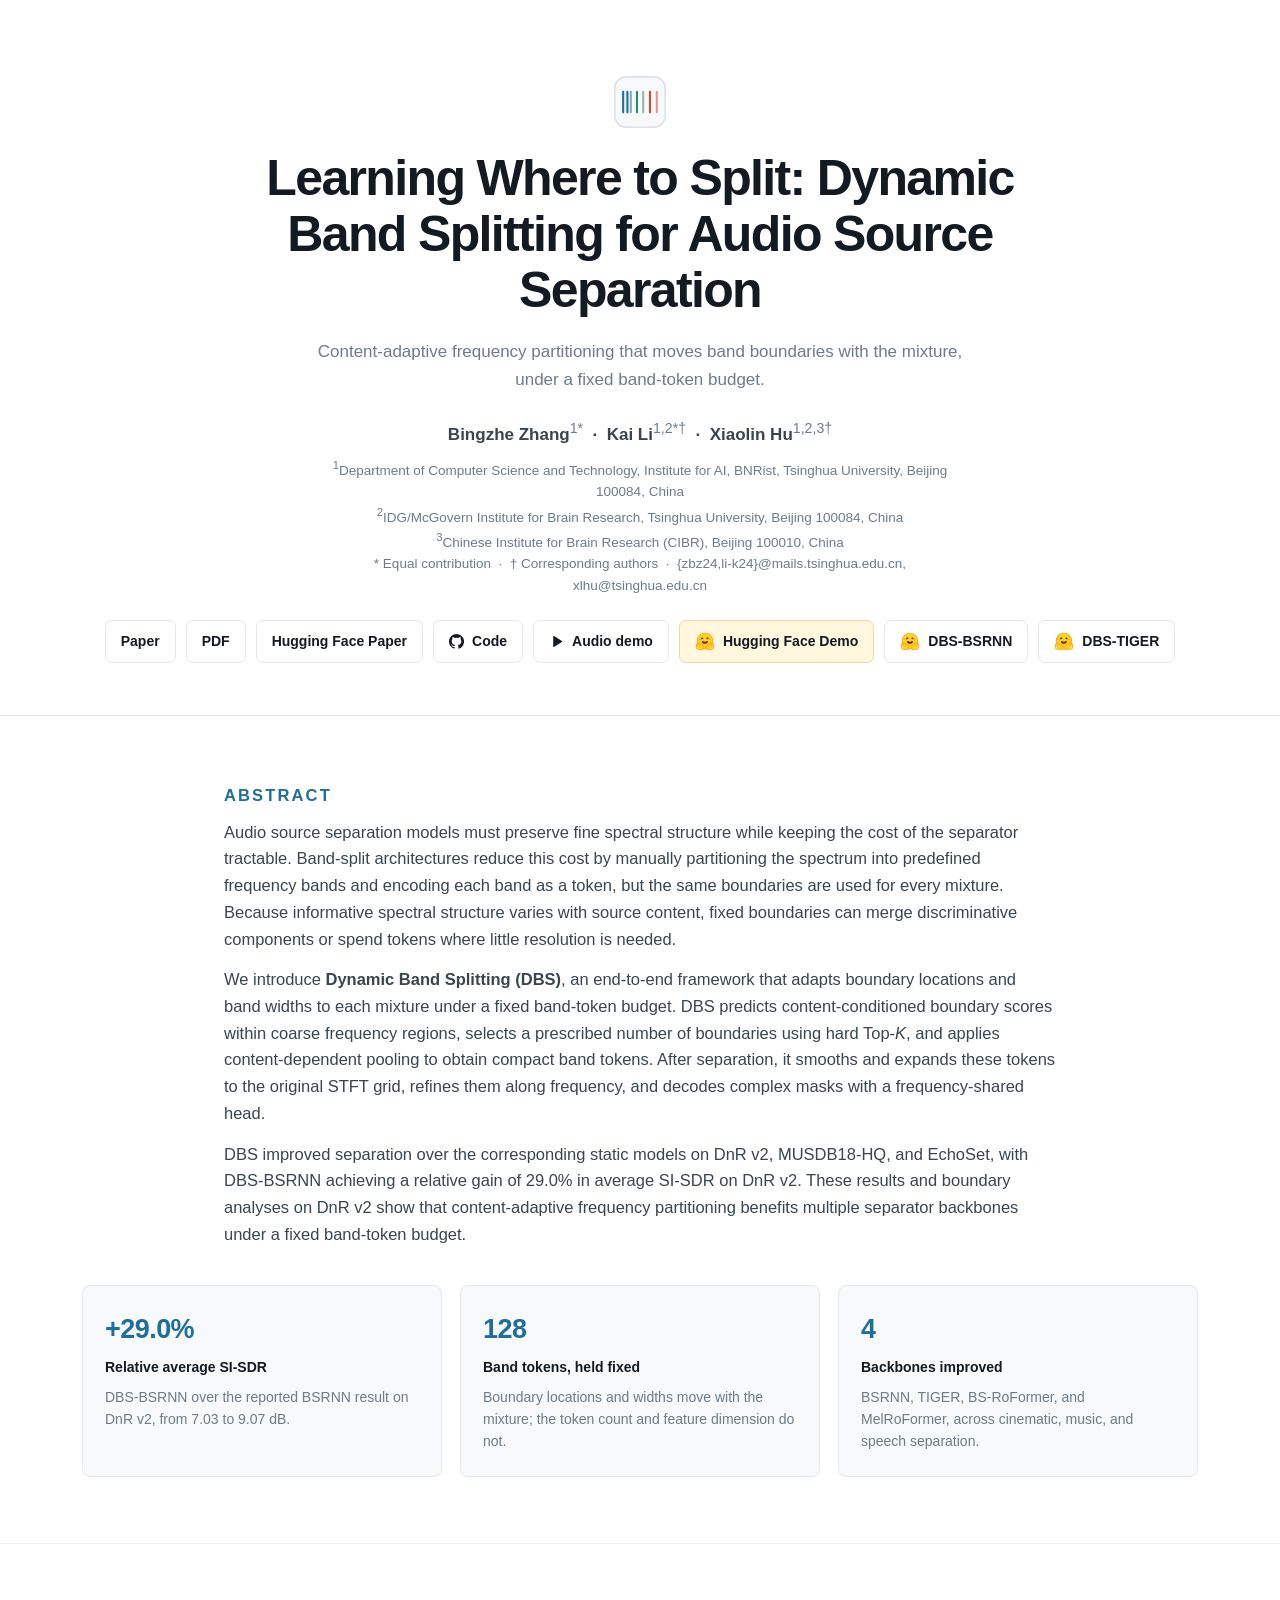
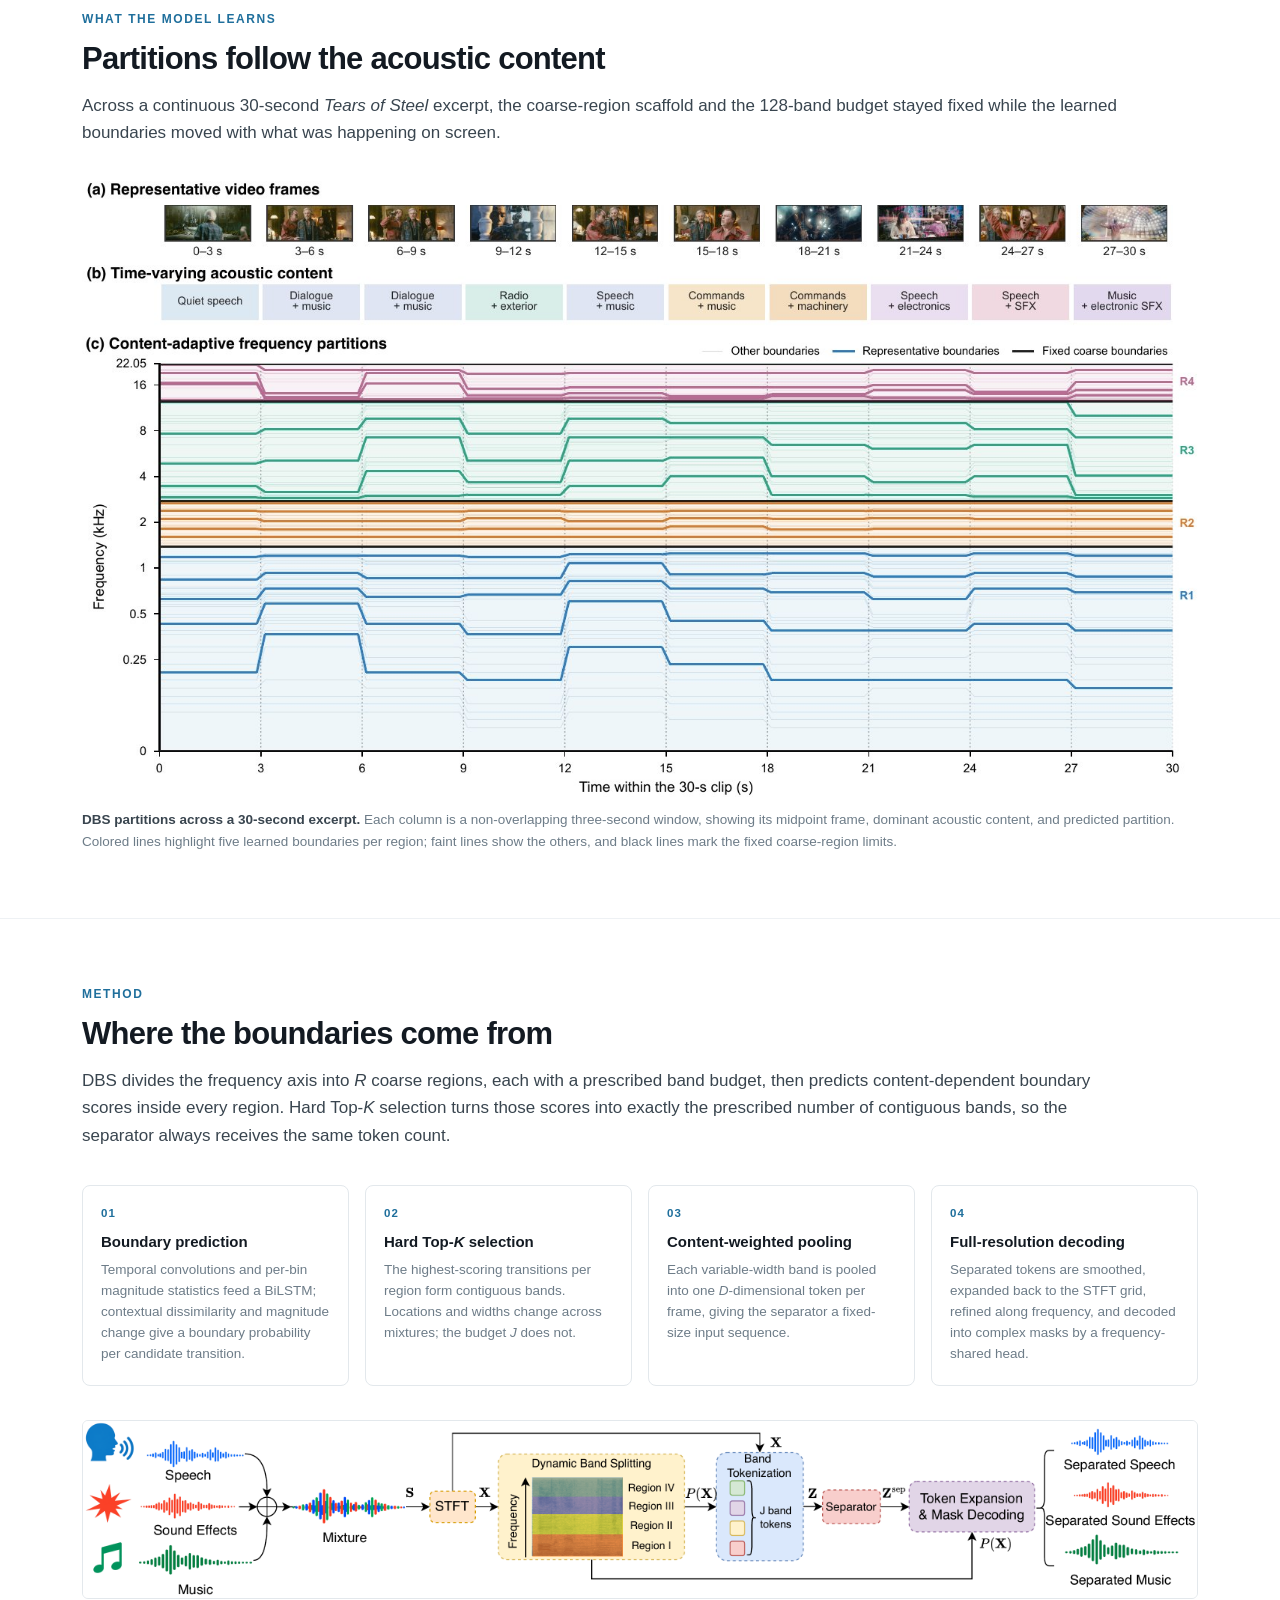
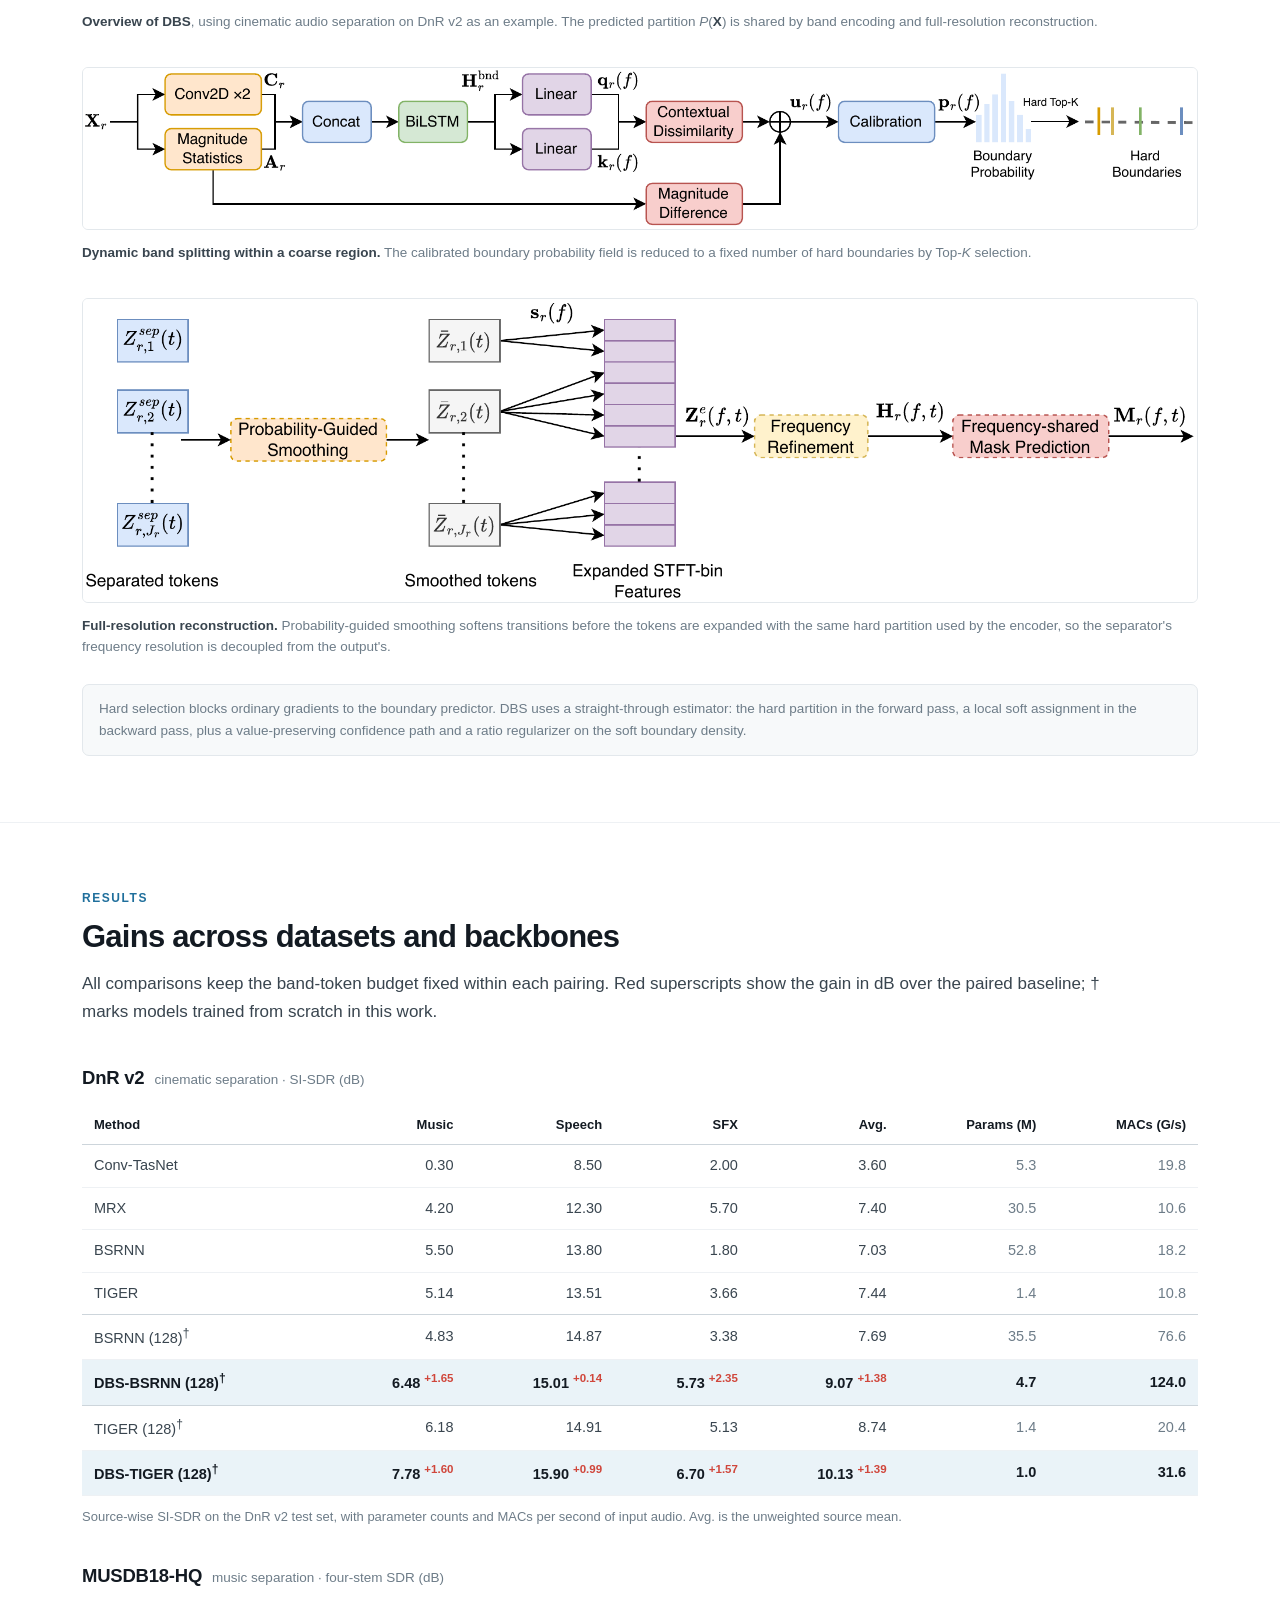
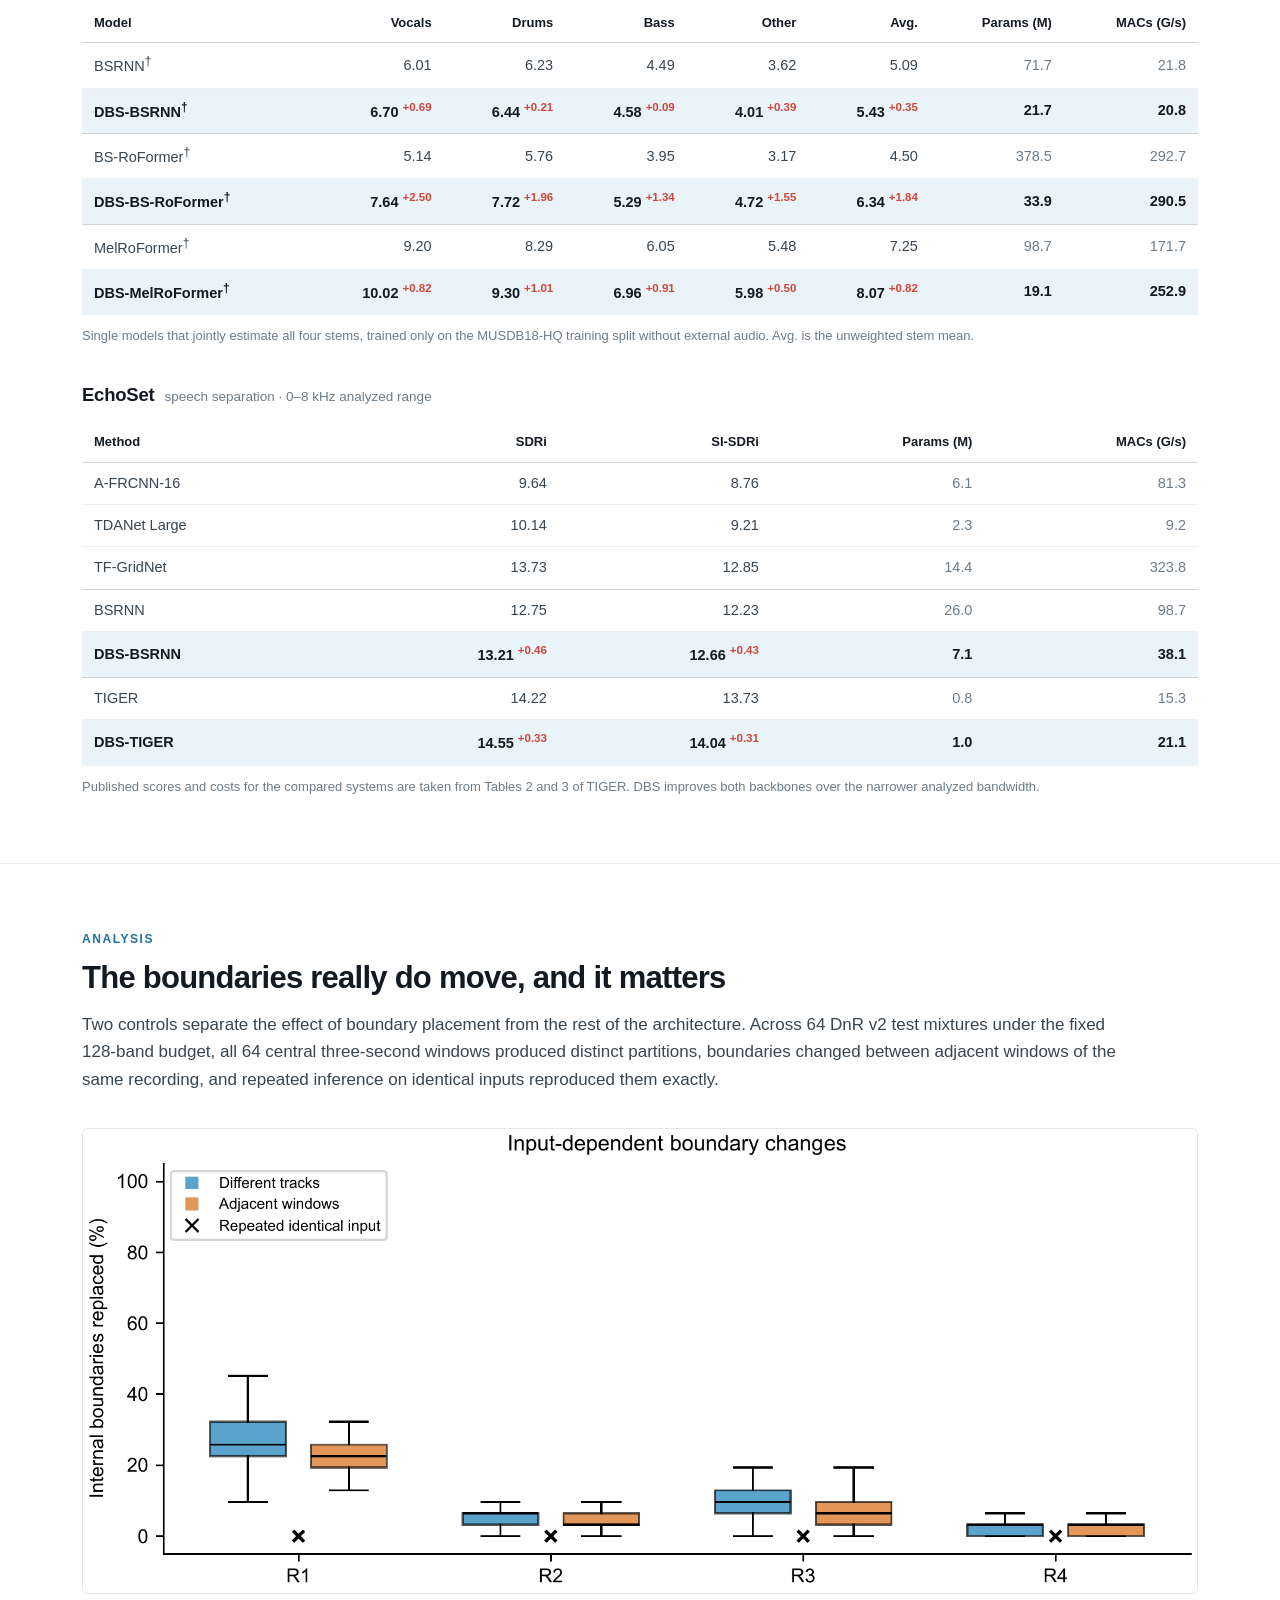
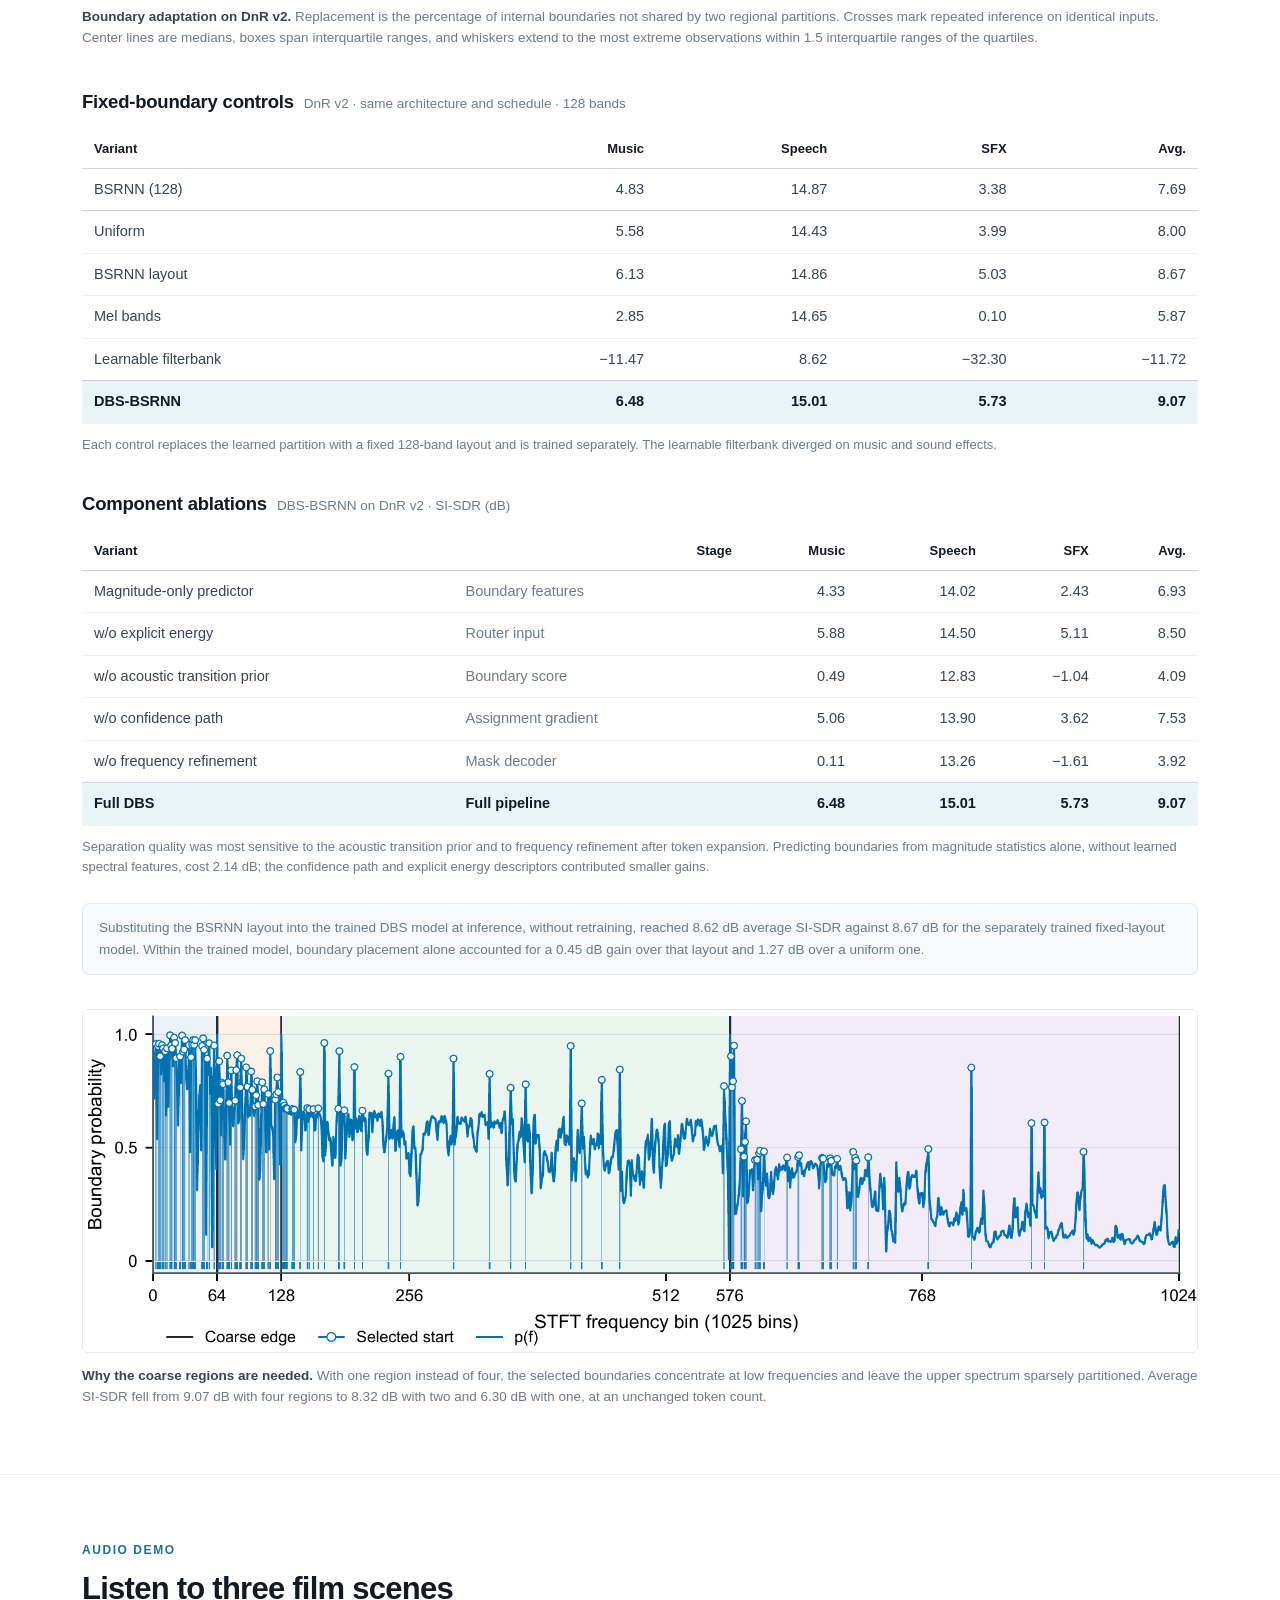
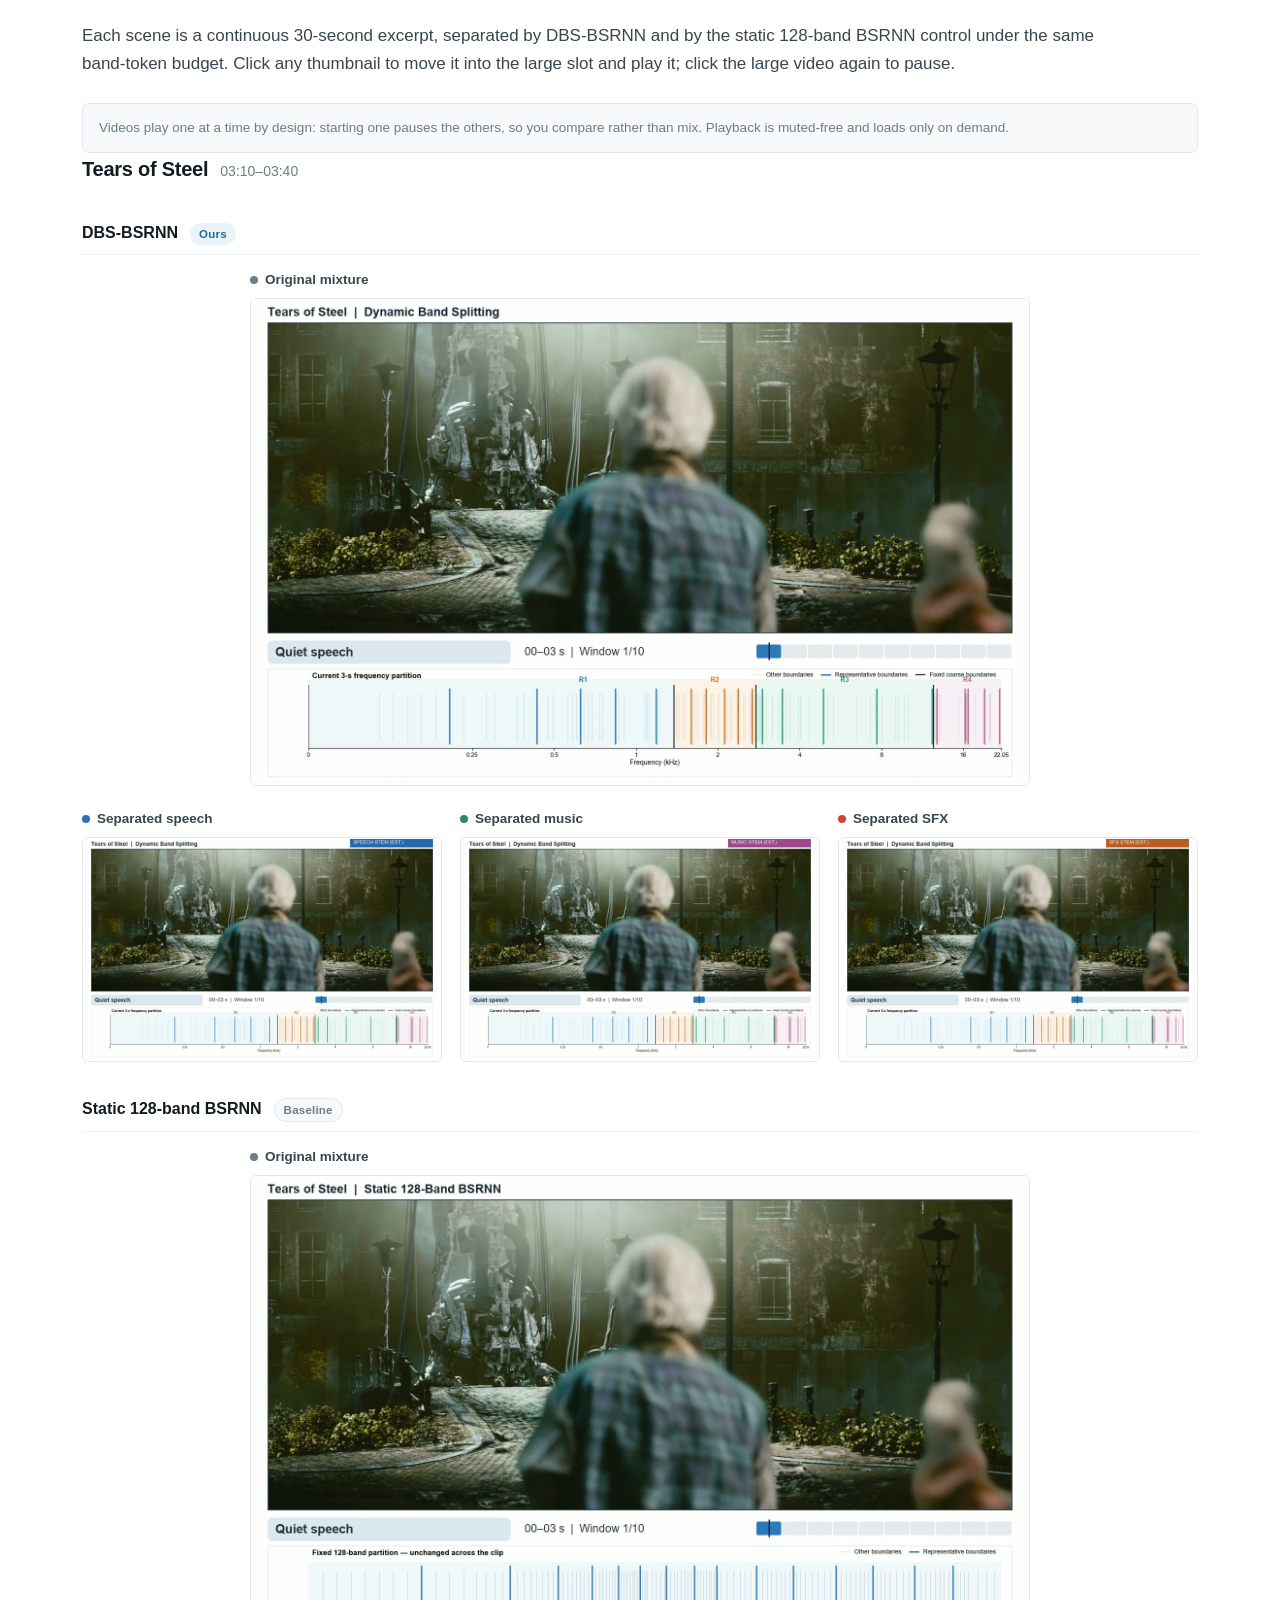
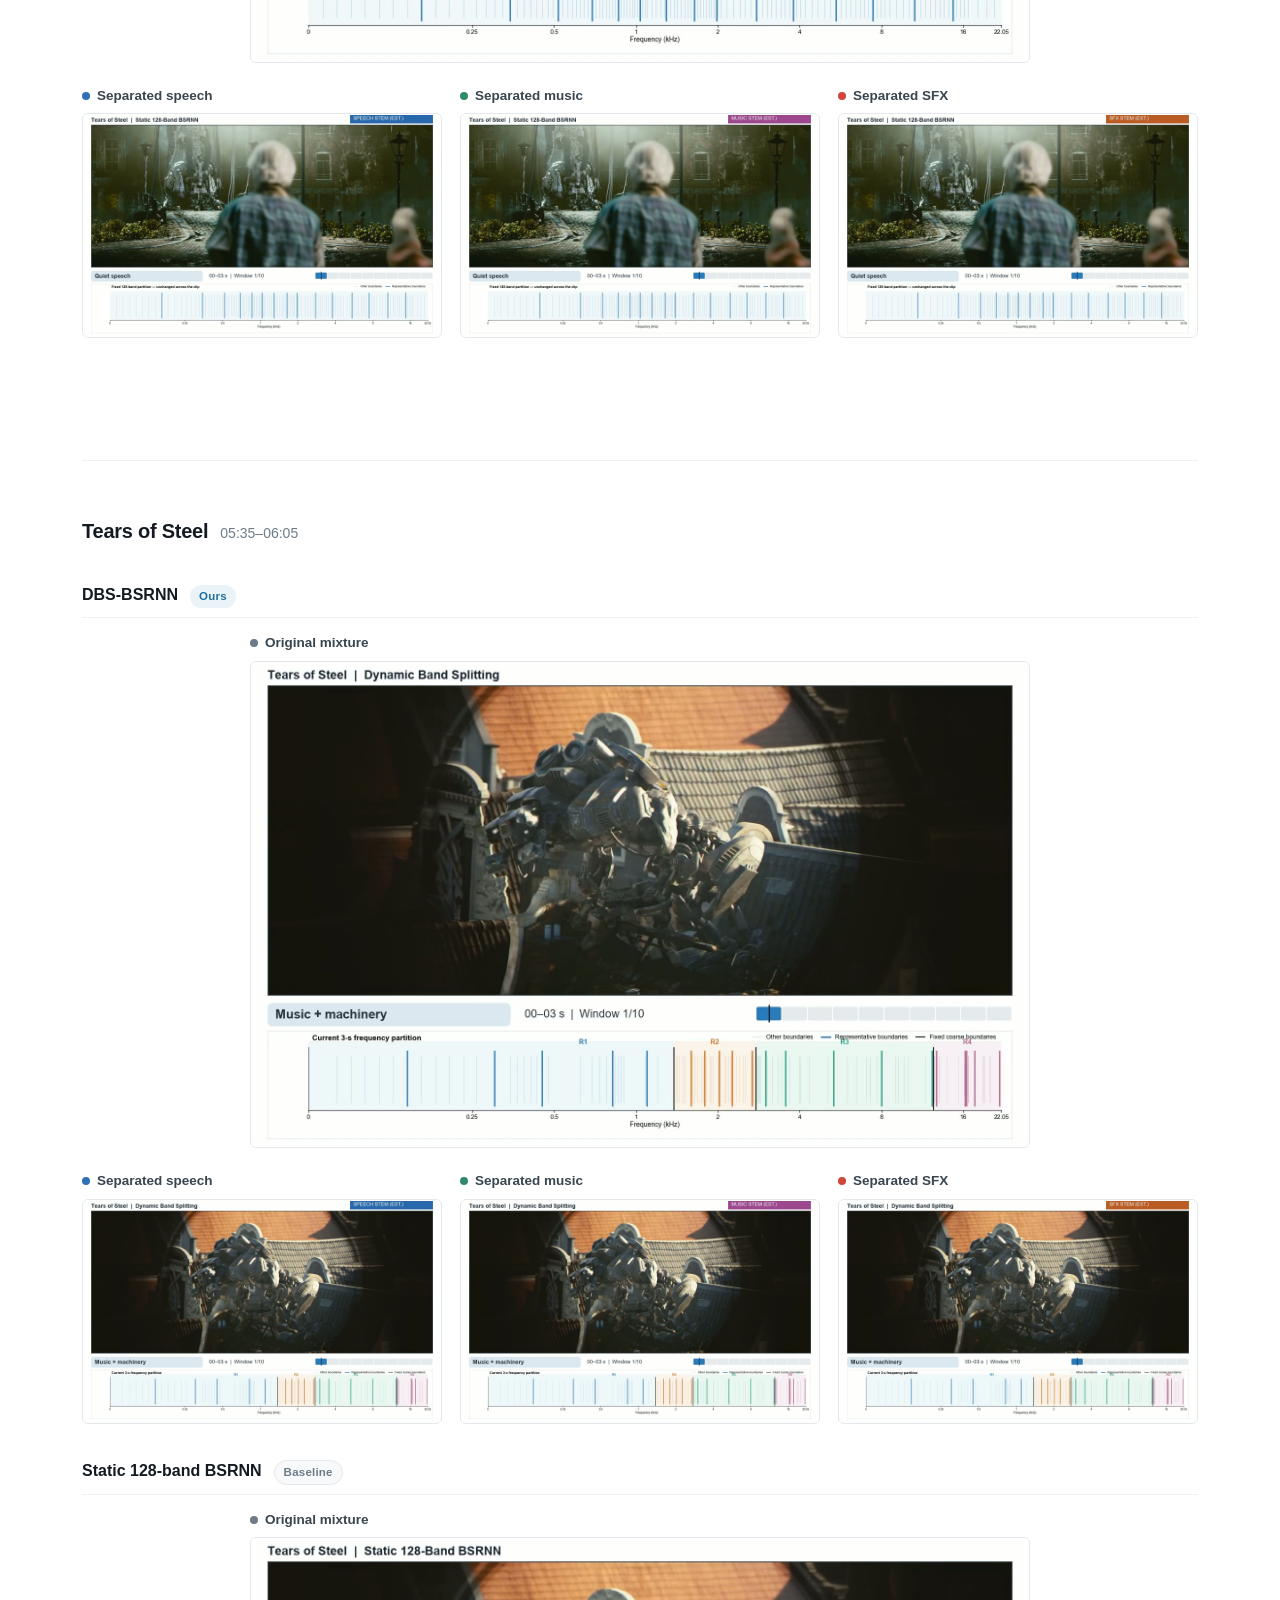
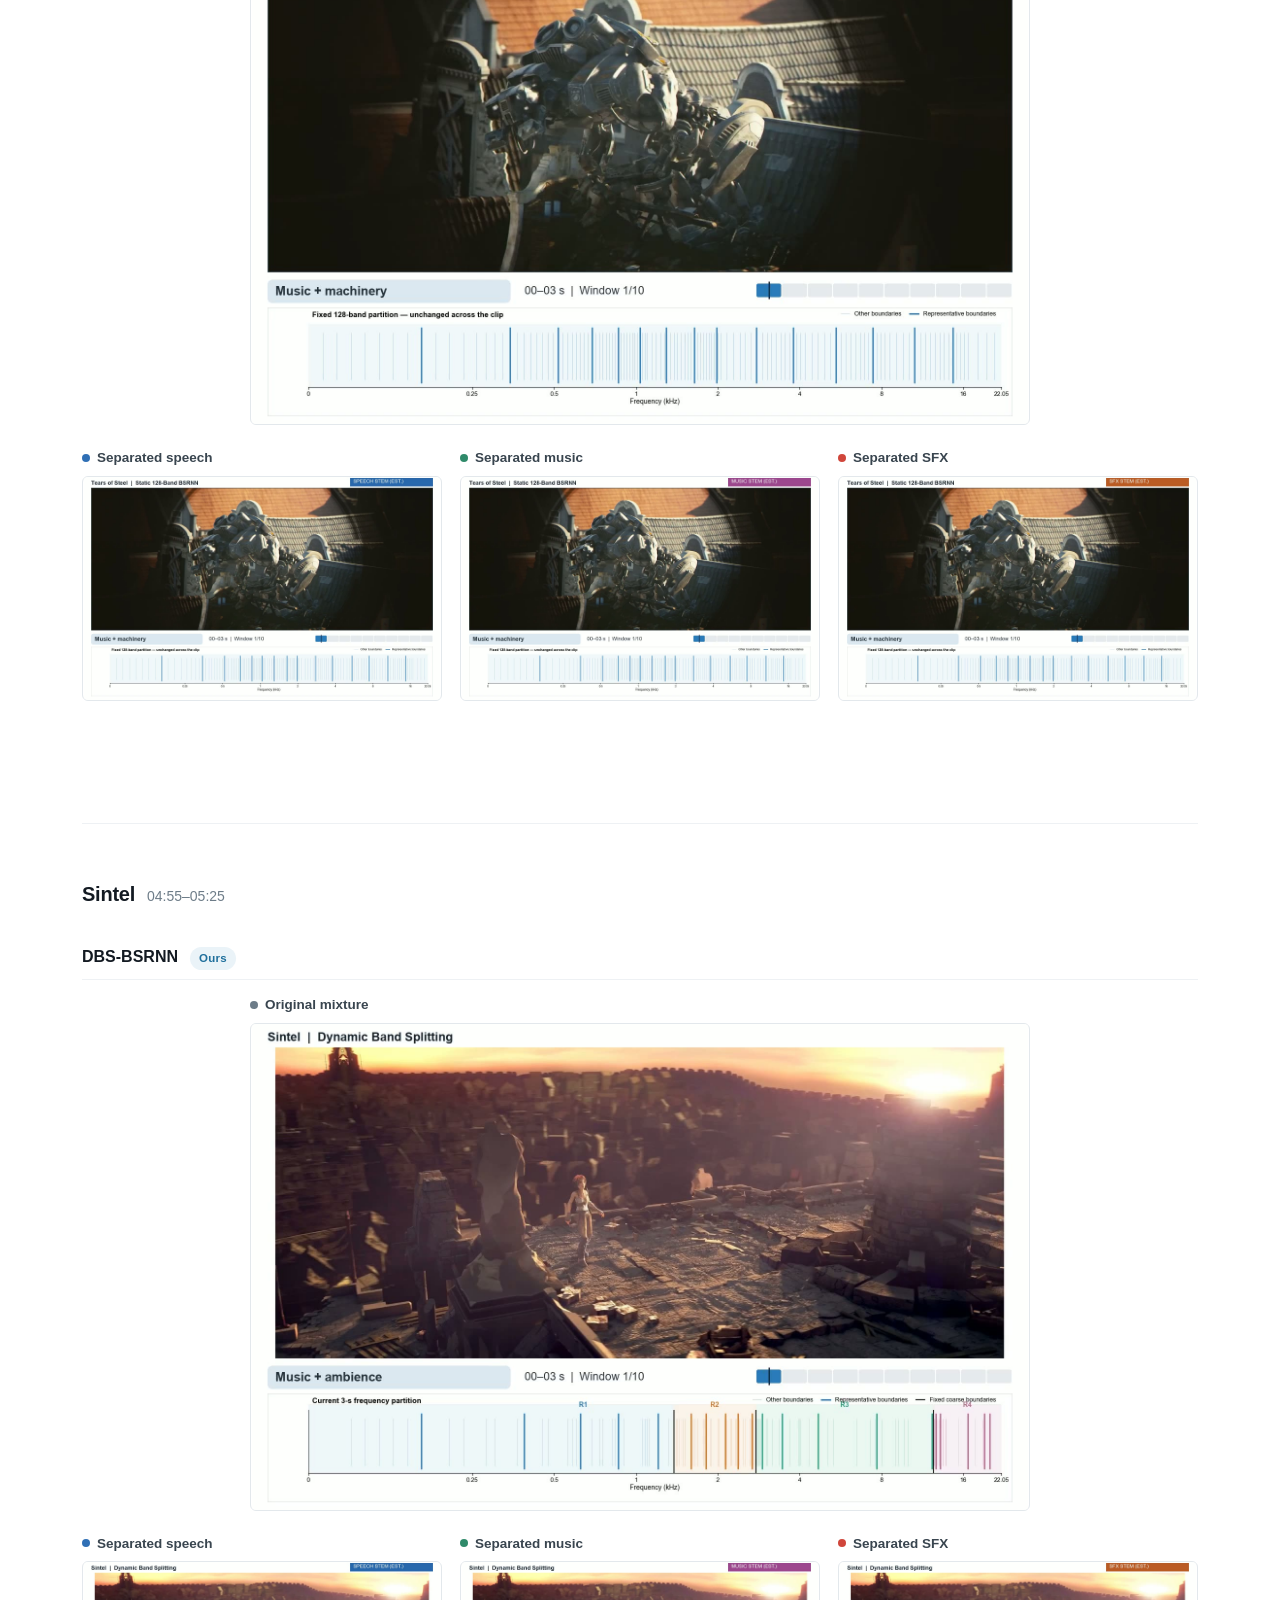
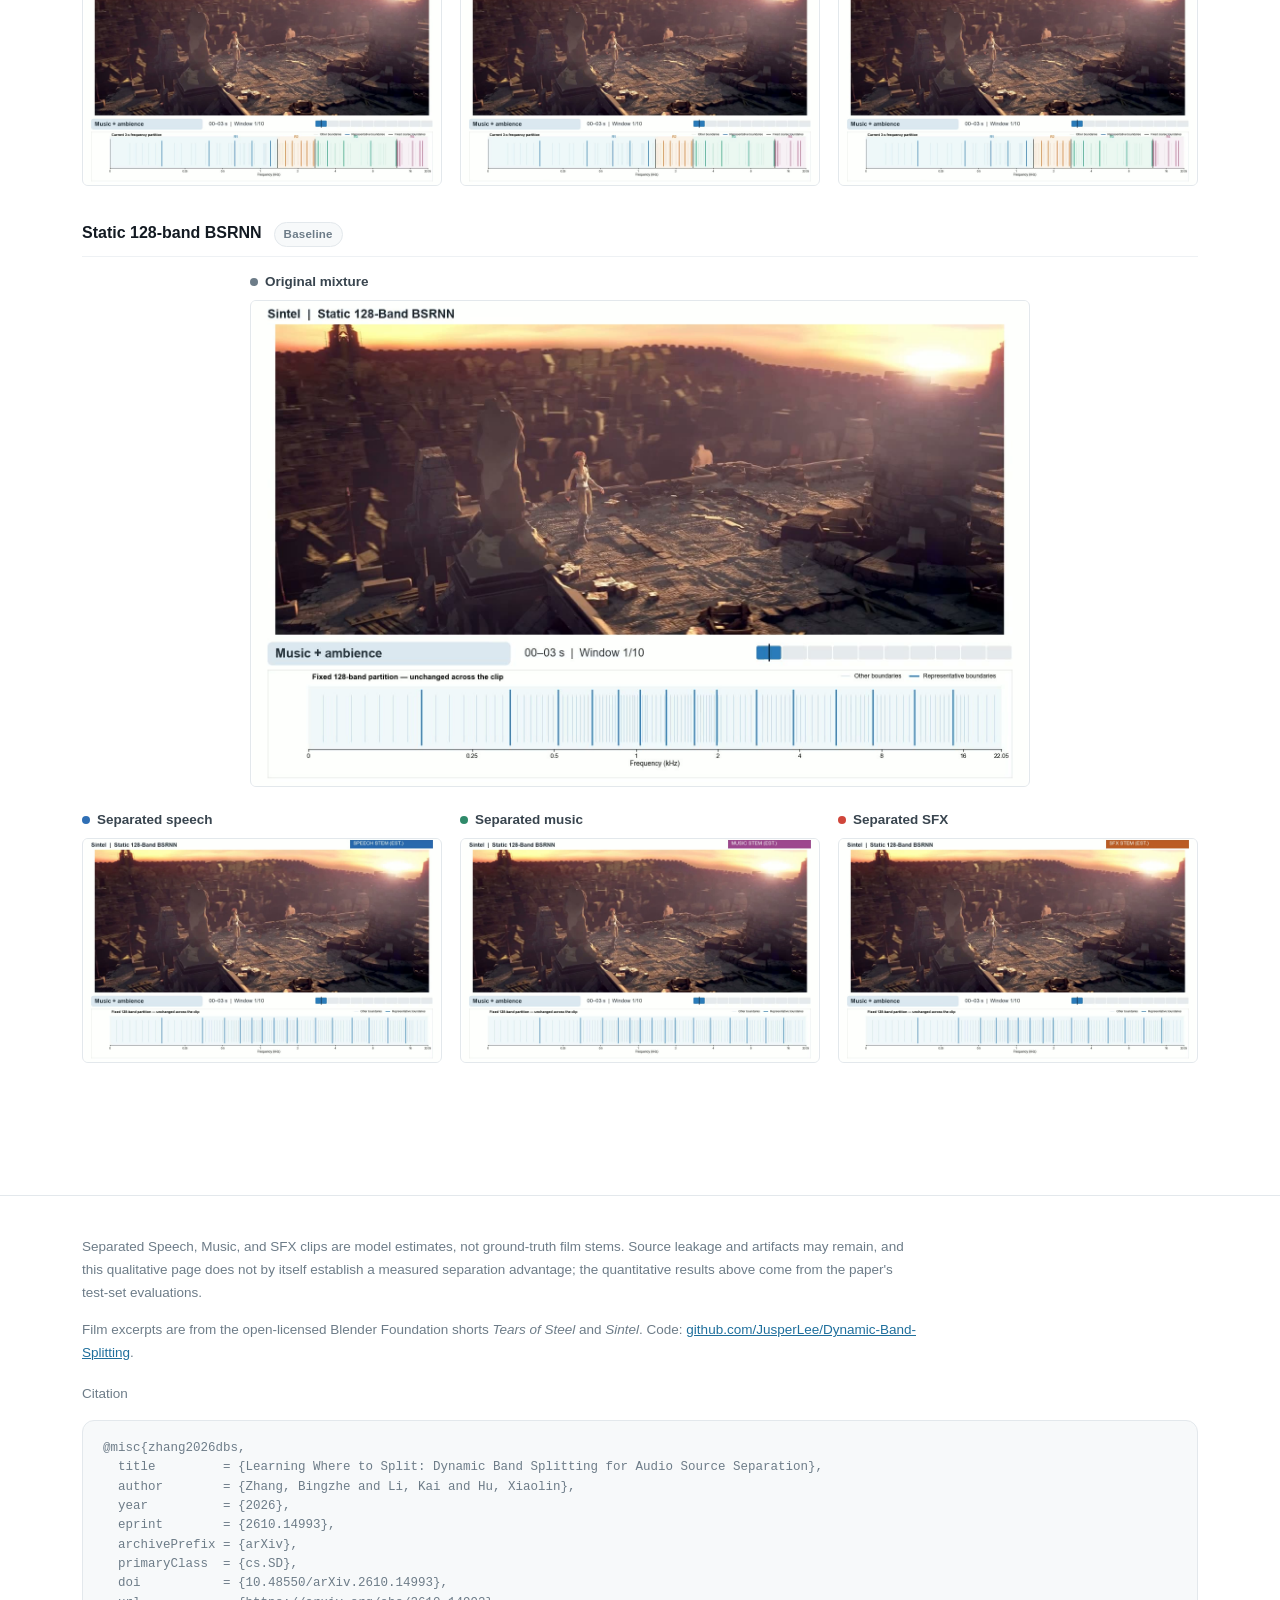
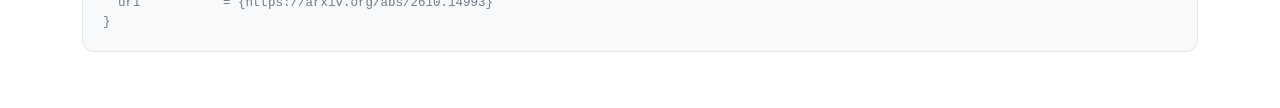
<file: project_page/index.html>
<!doctype html>
<html lang="en">
<head>
<meta charset="utf-8">
<meta name="viewport" content="width=device-width, initial-scale=1">
<meta name="color-scheme" content="light">
<title>Dynamic Band Splitting</title>
<link rel="icon" type="image/svg+xml" sizes="any" href="figures/logo.svg">
<meta name="description" content="Learning Where to Split: Dynamic Band Splitting for Audio Source Separation — audio demo page.">
<style>
:root{
  --ink:#131a22; --body:#39454f; --muted:#6d7c88; --line:#e3e8ec; --line-soft:#eef1f4;
  --bg:#fff; --surface:#f7f9fa; --accent:#1f6f9c; --accent-soft:#eaf3f8;
  --speech:#2f6fb5; --sfx:#d0463b; --music:#2f8a6a;
  --maxw:1180px;
}
*{box-sizing:border-box}
html{scroll-behavior:smooth}
body{margin:0;background:var(--bg);color:var(--body);
  font:16px/1.62 -apple-system,BlinkMacSystemFont,"Segoe UI","Helvetica Neue",Arial,sans-serif;
  -webkit-font-smoothing:antialiased}
img{display:block;max-width:100%;height:auto}
a{color:var(--accent)}
.wrap{max-width:var(--maxw);margin:0 auto;padding:0 32px}

/* ---------- header ---------- */
.hero{padding:76px 0 52px;text-align:center;border-bottom:1px solid var(--line)}
.logo{display:block;width:52px;height:52px;margin:0 auto 22px}
.links{margin-top:24px;display:flex;justify-content:center;gap:10px;flex-wrap:wrap}
.btn{display:inline-flex;align-items:center;gap:8px;padding:9px 15px;background:#fff;
  border:1px solid var(--line);border-radius:7px;font-size:14px;font-weight:560;
  color:var(--ink);text-decoration:none;transition:border-color .15s,color .15s}
.btn:hover{border-color:var(--accent);color:var(--accent)}
.btn:focus-visible{outline:3px solid var(--accent);outline-offset:3px}
.btn svg{width:15px;height:15px;fill:currentColor;flex:none}
.btn .hf-icon{width:20px;height:20px;object-fit:contain;flex:none}
.btn.hf-demo{background:#fff8df;border-color:#f0d998}
.btn.hf-demo:hover{background:#fff2c4;border-color:#d9ad40;color:var(--ink)}
.venue{margin:0 0 22px;font-size:12.5px;font-weight:700;letter-spacing:.14em;
  text-transform:uppercase;color:var(--muted)}
h1{margin:0 auto;max-width:15em;font-size:clamp(30px,4.1vw,50px);line-height:1.12;
  font-weight:750;letter-spacing:-.033em;color:var(--ink)}
.hero .sub{margin:20px auto 0;max-width:40em;font-size:17px;color:var(--muted)}
.authors{margin:30px 0 0;font-size:15.5px;color:var(--body)}
.affil{margin:8px 0 0;font-size:13.5px;color:var(--muted);line-height:1.7}
.authors{margin:24px 0 0;font-size:17px;font-weight:600}
.authors sup,.affil sup{font-weight:500;color:var(--muted)}
.affil{margin:8px auto 0;max-width:46em;font-size:13.5px;color:var(--muted);line-height:1.6}
.bibtex{margin:0;padding:18px 20px;overflow-x:auto;background:var(--surface);border:1px solid var(--line);
  border-radius:12px;font-size:12.5px;line-height:1.55}

/* ---------- shared blocks ---------- */
section{padding:66px 0}
section + section{border-top:1px solid var(--line-soft)}
.eyebrow{margin:0 0 10px;font-size:12px;font-weight:700;letter-spacing:.13em;
  text-transform:uppercase;color:var(--accent)}
h2{margin:0 0 14px;font-size:clamp(23px,2.5vw,31px);line-height:1.22;
  font-weight:700;letter-spacing:-.024em;color:var(--ink)}
h3{margin:0 0 12px;font-size:18.5px;font-weight:670;letter-spacing:-.012em;color:var(--ink)}
.lede{margin:0;max-width:62em;font-size:17px}
p{margin:0 0 14px}
p:last-child{margin-bottom:0}
.center{text-align:center}
.center h2, .center .eyebrow{text-align:center}
.center .lede{margin-left:auto;margin-right:auto;text-align:center}

figure{margin:34px 0 0}
figure img{width:100%;border:1px solid var(--line);border-radius:6px;background:#fff}
figure img.bare{border:0;border-radius:0}
figcaption{margin-top:12px;font-size:13.5px;line-height:1.6;color:var(--muted)}
figcaption b{color:var(--body);font-weight:650}

.abstract{max-width:52em;margin:0 auto}
.abstract p{font-size:16.5px}

/* ---------- highlight cards ---------- */
.cards{display:grid;grid-template-columns:repeat(3,minmax(0,1fr));gap:18px;margin-top:38px}
.card{padding:22px 22px 24px;background:var(--surface);border:1px solid var(--line);border-radius:8px}
.card .num{font-size:27px;font-weight:720;letter-spacing:-.02em;color:var(--accent);
  font-variant-numeric:tabular-nums}
.card .lbl{margin-top:4px;font-size:14px;font-weight:650;color:var(--ink)}
.card p{margin:8px 0 0;font-size:14px;line-height:1.56;color:var(--muted)}

/* ---------- method steps ---------- */
.steps{display:grid;grid-template-columns:repeat(4,minmax(0,1fr));gap:16px;margin-top:36px}
.step{padding:18px 18px 20px;border:1px solid var(--line);border-radius:8px}
.step .k{font-size:11.5px;font-weight:700;letter-spacing:.1em;color:var(--accent)}
.step h4{margin:7px 0 6px;font-size:15px;font-weight:660;color:var(--ink)}
.step p{font-size:13.5px;line-height:1.55;color:var(--muted)}

/* ---------- tables ---------- */
.tables{display:grid;grid-template-columns:minmax(0,1fr);gap:34px;margin-top:38px}
.tbl-head{display:flex;flex-wrap:wrap;align-items:baseline;gap:10px;margin-bottom:12px}
.tbl-head h3{margin:0}
.tbl-head span{font-size:13.5px;color:var(--muted)}
.scroller{overflow-x:auto;-webkit-overflow-scrolling:touch}
table{width:100%;min-width:560px;border-collapse:collapse;font-size:14.5px;
  font-variant-numeric:tabular-nums}
caption{caption-side:bottom;margin-top:11px;font-size:13px;line-height:1.55;
  color:var(--muted);text-align:left}
th,td{padding:9px 12px;text-align:right;border-bottom:1px solid var(--line-soft)}
th:first-child,td:first-child{text-align:left;white-space:nowrap}
thead th{border-bottom:1.5px solid #cdd5db;font-size:13px;font-weight:680;color:var(--ink)}
tbody tr.ours{background:var(--accent-soft)}
tbody tr.ours td{font-weight:650;color:var(--ink)}
tbody tr.group-end td{border-bottom:1.5px solid #cdd5db}
.gain{margin-left:4px;font-size:11.5px;font-weight:700;color:var(--sfx);vertical-align:super}
td.dim{color:var(--muted);font-weight:400}

/* ---------- demo ---------- */
.scene{padding-top:54px}
.scene:first-of-type{padding-top:0}
.scene + .scene{margin-top:56px;border-top:1px solid var(--line-soft)}
.scene-head{display:flex;flex-wrap:wrap;align-items:baseline;gap:6px 12px;margin-bottom:24px}
.scene-head h3{margin:0;font-size:20px}
.scene-head .time{font-size:14px;color:var(--muted);font-variant-numeric:tabular-nums}
.model{margin-top:34px}
.model-head{display:flex;flex-wrap:wrap;align-items:baseline;gap:8px 12px;margin-bottom:14px;
  padding-bottom:9px;border-bottom:1px solid var(--line-soft)}
.model-head h4{margin:0;font-size:16px;font-weight:670;color:var(--ink)}
.tag{padding:2px 9px;border-radius:999px;font-size:11.5px;font-weight:700;letter-spacing:.02em}
.tag.ours{background:var(--accent-soft);color:var(--accent)}
.tag.base{background:var(--surface);color:var(--muted);border:1px solid var(--line)}
.stage{display:grid;grid-template-columns:repeat(3,minmax(0,1fr));gap:18px;align-items:start}
.clip{margin:0;min-width:0}
.clip.is-featured{grid-column:1/-1;grid-row:1;width:100%;max-width:780px;margin:0 auto 4px}
.clip:not(.is-featured){grid-row:2}
.clip:not(.is-featured) video{cursor:zoom-in}
.clip:not(.is-featured):hover video{border-color:var(--accent-soft)}
.clip .label{display:flex;align-items:center;gap:7px;margin-bottom:7px;
  font-size:13.5px;font-weight:650;color:var(--body)}
.clip .dot{width:8px;height:8px;border-radius:50%;flex:none;background:var(--muted)}
.clip.speech .dot{background:var(--speech)}
.clip.sfx .dot{background:var(--sfx)}
.clip.music .dot{background:var(--music)}
.clip.is-playing .label{color:var(--accent)}
video{display:block;width:100%;aspect-ratio:8/5;object-fit:contain;
  background:#fff;border:1px solid var(--line);border-radius:6px;cursor:pointer}
.clip.is-playing video{border-color:var(--accent)}
video:focus-visible{outline:3px solid var(--accent);outline-offset:3px}
.hint{margin:26px 0 0;padding:13px 16px;background:var(--surface);
  border:1px solid var(--line);border-radius:7px;font-size:13.5px;color:var(--muted)}

footer{padding:40px 0 56px;border-top:1px solid var(--line);
  font-size:13.5px;line-height:1.7;color:var(--muted)}
footer p{max-width:62em}

@media (max-width:900px){
  .cards,.steps{grid-template-columns:repeat(2,minmax(0,1fr))}
}
@media (max-width:680px){
  .wrap{padding:0 18px}
  .hero{padding:52px 0 36px}
  section{padding:44px 0}
  .cards,.steps,.grid3{grid-template-columns:1fr}
  .scene + .scene{margin-top:40px}
  .stage{grid-template-columns:1fr}
  .clip.is-featured,.clip:not(.is-featured){grid-column:1;grid-row:auto}
}
</style>
</head>
<body>

<header class="hero">
  <div class="wrap">
    <img class="logo" src="figures/logo.svg" alt="DBS logo">
    <h1>Learning Where to Split: Dynamic Band Splitting for Audio Source Separation</h1>
    <p class="sub">Content-adaptive frequency partitioning that moves band boundaries with the mixture, under a fixed band-token budget.</p>
    <p class="authors">Bingzhe Zhang<sup>1*</sup> &nbsp;·&nbsp; Kai Li<sup>1,2*†</sup> &nbsp;·&nbsp; Xiaolin Hu<sup>1,2,3†</sup></p>
    <p class="affil"><sup>1</sup>Department of Computer Science and Technology, Institute for AI, BNRist, Tsinghua University, Beijing 100084, China<br>
      <sup>2</sup>IDG/McGovern Institute for Brain Research, Tsinghua University, Beijing 100084, China<br>
      <sup>3</sup>Chinese Institute for Brain Research (CIBR), Beijing 100010, China<br>
      * Equal contribution &nbsp;·&nbsp; † Corresponding authors &nbsp;·&nbsp; {zbz24,li-k24}@mails.tsinghua.edu.cn, xlhu@tsinghua.edu.cn</p>
    <div class="links">
      <a class="btn" href="https://arxiv.org/abs/2610.14993" target="_blank" rel="noopener noreferrer">Paper</a>
      <a class="btn" href="https://arxiv.org/pdf/2610.14993" target="_blank" rel="noopener noreferrer">PDF</a>
      <a class="btn" href="https://huggingface.co/papers/2610.14993" target="_blank" rel="noopener noreferrer">Hugging Face Paper</a>
      <a class="btn" href="https://github.com/JusperLee/Dynamic-Band-Splitting" target="_blank" rel="noopener">
        <svg viewBox="0 0 16 16" aria-hidden="true"><path d="M8 0a8 8 0 0 0-2.53 15.59c.4.07.55-.17.55-.38v-1.34c-2.23.48-2.7-1.07-2.7-1.07-.36-.93-.89-1.18-.89-1.18-.73-.5.05-.49.05-.49.8.06 1.23.83 1.23.83.72 1.23 1.88.88 2.34.67.07-.52.28-.88.51-1.08-1.78-.2-3.64-.89-3.64-3.95 0-.87.31-1.59.82-2.15-.08-.2-.36-1.02.08-2.12 0 0 .67-.21 2.2.82a7.6 7.6 0 0 1 4 0c1.53-1.03 2.2-.82 2.2-.82.44 1.1.16 1.92.08 2.12.51.56.82 1.28.82 2.15 0 3.07-1.87 3.75-3.65 3.95.29.25.54.73.54 1.48v2.19c0 .21.14.46.55.38A8 8 0 0 0 8 0Z"/></svg>
        Code
      </a>
      <a class="btn" href="#demo">
        <svg viewBox="0 0 16 16" aria-hidden="true"><path d="M4.5 2.7v10.6c0 .43.47.7.84.48l8.4-5.3a.56.56 0 0 0 0-.96l-8.4-5.3a.56.56 0 0 0-.84.48Z"/></svg>
        Audio demo
      </a>
      <a class="btn hf-demo" href="https://huggingface.co/spaces/JusperLee/DBS-Demo" target="_blank" rel="noopener noreferrer">
        <img class="hf-icon" src="figures/huggingface.svg" width="20" height="20" alt="" aria-hidden="true">
        Hugging Face Demo
      </a>
      <a class="btn" href="https://huggingface.co/JusperLee/DBS-BSRNN-DnR" target="_blank" rel="noopener noreferrer" aria-label="DBS-BSRNN pretrained model on Hugging Face">
        <img class="hf-icon" src="figures/huggingface.svg" width="20" height="20" alt="" aria-hidden="true">
        DBS-BSRNN
      </a>
      <a class="btn" href="https://huggingface.co/JusperLee/DBS-TIGER-DnR" target="_blank" rel="noopener noreferrer" aria-label="DBS-TIGER pretrained model on Hugging Face">
        <img class="hf-icon" src="figures/huggingface.svg" width="20" height="20" alt="" aria-hidden="true">
        DBS-TIGER
      </a>
    </div>
  </div>
</header>

<main>
<section id="abstract">
  <div class="wrap">
    <div class="abstract">
      <p class="eyebrow">Abstract</p>
      <p>Audio source separation models must preserve fine spectral structure while keeping the cost of the separator tractable. Band-split architectures reduce this cost by manually partitioning the spectrum into predefined frequency bands and encoding each band as a token, but the same boundaries are used for every mixture. Because informative spectral structure varies with source content, fixed boundaries can merge discriminative components or spend tokens where little resolution is needed.</p>
      <p>We introduce <b>Dynamic Band Splitting (DBS)</b>, an end-to-end framework that adapts boundary locations and band widths to each mixture under a fixed band-token budget. DBS predicts content-conditioned boundary scores within coarse frequency regions, selects a prescribed number of boundaries using hard Top-<i>K</i>, and applies content-dependent pooling to obtain compact band tokens. After separation, it smooths and expands these tokens to the original STFT grid, refines them along frequency, and decodes complex masks with a frequency-shared head.</p>
      <p>DBS improved separation over the corresponding static models on DnR v2, MUSDB18-HQ, and EchoSet, with DBS-BSRNN achieving a relative gain of 29.0% in average SI-SDR on DnR v2. These results and boundary analyses on DnR v2 show that content-adaptive frequency partitioning benefits multiple separator backbones under a fixed band-token budget.</p>
    </div>

    <div class="cards">
      <div class="card">
        <div class="num">+29.0%</div>
        <div class="lbl">Relative average SI-SDR</div>
        <p>DBS-BSRNN over the reported BSRNN result on DnR v2, from 7.03 to 9.07 dB.</p>
      </div>
      <div class="card">
        <div class="num">128</div>
        <div class="lbl">Band tokens, held fixed</div>
        <p>Boundary locations and widths move with the mixture; the token count and feature dimension do not.</p>
      </div>
      <div class="card">
        <div class="num">4</div>
        <div class="lbl">Backbones improved</div>
        <p>BSRNN, TIGER, BS-RoFormer, and MelRoFormer, across cinematic, music, and speech separation.</p>
      </div>
    </div>
  </div>
</section>

<section id="teaser">
  <div class="wrap">
    <p class="eyebrow">What the model learns</p>
    <h2>Partitions follow the acoustic content</h2>
    <p class="lede">Across a continuous 30-second <i>Tears of Steel</i> excerpt, the coarse-region scaffold and the 128-band budget stayed fixed while the learned boundaries moved with what was happening on screen.</p>
    <figure>
      <img src="figures/teaser.jpg" alt="Three-panel figure: representative video frames, time-varying acoustic content labels, and content-adaptive frequency partitions across a 30-second clip" class="bare">
      <figcaption><b>DBS partitions across a 30-second excerpt.</b> Each column is a non-overlapping three-second window, showing its midpoint frame, dominant acoustic content, and predicted partition. Colored lines highlight five learned boundaries per region; faint lines show the others, and black lines mark the fixed coarse-region limits.</figcaption>
    </figure>
  </div>
</section>

<section id="method">
  <div class="wrap">
    <p class="eyebrow">Method</p>
    <h2>Where the boundaries come from</h2>
    <p class="lede">DBS divides the frequency axis into <i>R</i> coarse regions, each with a prescribed band budget, then predicts content-dependent boundary scores inside every region. Hard Top-<i>K</i> selection turns those scores into exactly the prescribed number of contiguous bands, so the separator always receives the same token count.</p>

    <div class="steps">
      <div class="step">
        <div class="k">01</div>
        <h4>Boundary prediction</h4>
        <p>Temporal convolutions and per-bin magnitude statistics feed a BiLSTM; contextual dissimilarity and magnitude change give a boundary probability per candidate transition.</p>
      </div>
      <div class="step">
        <div class="k">02</div>
        <h4>Hard Top-<i>K</i> selection</h4>
        <p>The highest-scoring transitions per region form contiguous bands. Locations and widths change across mixtures; the budget <i>J</i> does not.</p>
      </div>
      <div class="step">
        <div class="k">03</div>
        <h4>Content-weighted pooling</h4>
        <p>Each variable-width band is pooled into one <i>D</i>-dimensional token per frame, giving the separator a fixed-size input sequence.</p>
      </div>
      <div class="step">
        <div class="k">04</div>
        <h4>Full-resolution decoding</h4>
        <p>Separated tokens are smoothed, expanded back to the STFT grid, refined along frequency, and decoded into complex masks by a frequency-shared head.</p>
      </div>
    </div>

    <figure>
      <img src="figures/overall.png" alt="DBS pipeline: mixture, STFT, dynamic band splitting into four regions, band tokenization, separator, token expansion and mask decoding, separated sources">
      <figcaption><b>Overview of DBS</b>, using cinematic audio separation on DnR v2 as an example. The predicted partition <i>P</i>(<b>X</b>) is shared by band encoding and full-resolution reconstruction.</figcaption>
    </figure>

    <figure>
      <img src="figures/bound_predict.png" alt="Boundary predictor: Conv2D and magnitude statistics into BiLSTM, contextual dissimilarity plus magnitude difference, calibration, boundary probability, hard Top-K">
      <figcaption><b>Dynamic band splitting within a coarse region.</b> The calibrated boundary probability field is reduced to a fixed number of hard boundaries by Top-<i>K</i> selection.</figcaption>
    </figure>

    <figure>
      <img src="figures/prob-guide.png" alt="Reconstruction path: separated tokens, probability-guided smoothing, token expansion to STFT bins, frequency refinement, frequency-shared mask prediction">
      <figcaption><b>Full-resolution reconstruction.</b> Probability-guided smoothing softens transitions before the tokens are expanded with the same hard partition used by the encoder, so the separator's frequency resolution is decoupled from the output's.</figcaption>
    </figure>

    <p class="hint">Hard selection blocks ordinary gradients to the boundary predictor. DBS uses a straight-through estimator: the hard partition in the forward pass, a local soft assignment in the backward pass, plus a value-preserving confidence path and a ratio regularizer on the soft boundary density.</p>
  </div>
</section>
<section id="results">
  <div class="wrap">
    <p class="eyebrow">Results</p>
    <h2>Gains across datasets and backbones</h2>
    <p class="lede">All comparisons keep the band-token budget fixed within each pairing. Red superscripts show the gain in dB over the paired baseline; <span style="white-space:nowrap">&dagger;</span> marks models trained from scratch in this work.</p>

    <div class="tables">
      <div>
        <div class="tbl-head"><h3>DnR v2</h3><span>cinematic separation · SI-SDR (dB)</span></div>
        <div class="scroller">
          <table>
            <caption>Source-wise SI-SDR on the DnR v2 test set, with parameter counts and MACs per second of input audio. Avg. is the unweighted source mean.</caption>
            <thead><tr><th>Method</th><th>Music</th><th>Speech</th><th>SFX</th><th>Avg.</th><th>Params (M)</th><th>MACs (G/s)</th></tr></thead>
            <tbody>
              <tr><td>Conv-TasNet</td><td>0.30</td><td>8.50</td><td>2.00</td><td>3.60</td><td class="dim">5.3</td><td class="dim">19.8</td></tr>
              <tr><td>MRX</td><td>4.20</td><td>12.30</td><td>5.70</td><td>7.40</td><td class="dim">30.5</td><td class="dim">10.6</td></tr>
              <tr><td>BSRNN</td><td>5.50</td><td>13.80</td><td>1.80</td><td>7.03</td><td class="dim">52.8</td><td class="dim">18.2</td></tr>
              <tr class="group-end"><td>TIGER</td><td>5.14</td><td>13.51</td><td>3.66</td><td>7.44</td><td class="dim">1.4</td><td class="dim">10.8</td></tr>
              <tr><td>BSRNN (128)<sup>&dagger;</sup></td><td>4.83</td><td>14.87</td><td>3.38</td><td>7.69</td><td class="dim">35.5</td><td class="dim">76.6</td></tr>
              <tr class="ours group-end"><td>DBS-BSRNN (128)<sup>&dagger;</sup></td><td>6.48<span class="gain">+1.65</span></td><td>15.01<span class="gain">+0.14</span></td><td>5.73<span class="gain">+2.35</span></td><td>9.07<span class="gain">+1.38</span></td><td>4.7</td><td>124.0</td></tr>
              <tr><td>TIGER (128)<sup>&dagger;</sup></td><td>6.18</td><td>14.91</td><td>5.13</td><td>8.74</td><td class="dim">1.4</td><td class="dim">20.4</td></tr>
              <tr class="ours"><td>DBS-TIGER (128)<sup>&dagger;</sup></td><td>7.78<span class="gain">+1.60</span></td><td>15.90<span class="gain">+0.99</span></td><td>6.70<span class="gain">+1.57</span></td><td>10.13<span class="gain">+1.39</span></td><td>1.0</td><td>31.6</td></tr>
            </tbody>
          </table>
        </div>
      </div>

      <div>
        <div class="tbl-head"><h3>MUSDB18-HQ</h3><span>music separation · four-stem SDR (dB)</span></div>
        <div class="scroller">
          <table>
            <caption>Single models that jointly estimate all four stems, trained only on the MUSDB18-HQ training split without external audio. Avg. is the unweighted stem mean.</caption>
            <thead><tr><th>Model</th><th>Vocals</th><th>Drums</th><th>Bass</th><th>Other</th><th>Avg.</th><th>Params (M)</th><th>MACs (G/s)</th></tr></thead>
            <tbody>
              <tr><td>BSRNN<sup>&dagger;</sup></td><td>6.01</td><td>6.23</td><td>4.49</td><td>3.62</td><td>5.09</td><td class="dim">71.7</td><td class="dim">21.8</td></tr>
              <tr class="ours group-end"><td>DBS-BSRNN<sup>&dagger;</sup></td><td>6.70<span class="gain">+0.69</span></td><td>6.44<span class="gain">+0.21</span></td><td>4.58<span class="gain">+0.09</span></td><td>4.01<span class="gain">+0.39</span></td><td>5.43<span class="gain">+0.35</span></td><td>21.7</td><td>20.8</td></tr>
              <tr><td>BS-RoFormer<sup>&dagger;</sup></td><td>5.14</td><td>5.76</td><td>3.95</td><td>3.17</td><td>4.50</td><td class="dim">378.5</td><td class="dim">292.7</td></tr>
              <tr class="ours group-end"><td>DBS-BS-RoFormer<sup>&dagger;</sup></td><td>7.64<span class="gain">+2.50</span></td><td>7.72<span class="gain">+1.96</span></td><td>5.29<span class="gain">+1.34</span></td><td>4.72<span class="gain">+1.55</span></td><td>6.34<span class="gain">+1.84</span></td><td>33.9</td><td>290.5</td></tr>
              <tr><td>MelRoFormer<sup>&dagger;</sup></td><td>9.20</td><td>8.29</td><td>6.05</td><td>5.48</td><td>7.25</td><td class="dim">98.7</td><td class="dim">171.7</td></tr>
              <tr class="ours"><td>DBS-MelRoFormer<sup>&dagger;</sup></td><td>10.02<span class="gain">+0.82</span></td><td>9.30<span class="gain">+1.01</span></td><td>6.96<span class="gain">+0.91</span></td><td>5.98<span class="gain">+0.50</span></td><td>8.07<span class="gain">+0.82</span></td><td>19.1</td><td>252.9</td></tr>
            </tbody>
          </table>
        </div>
      </div>

      <div>
        <div class="tbl-head"><h3>EchoSet</h3><span>speech separation · 0–8 kHz analyzed range</span></div>
        <div class="scroller">
          <table>
            <caption>Published scores and costs for the compared systems are taken from Tables 2 and 3 of TIGER. DBS improves both backbones over the narrower analyzed bandwidth.</caption>
            <thead><tr><th>Method</th><th>SDRi</th><th>SI-SDRi</th><th>Params (M)</th><th>MACs (G/s)</th></tr></thead>
            <tbody>
              <tr><td>A-FRCNN-16</td><td>9.64</td><td>8.76</td><td class="dim">6.1</td><td class="dim">81.3</td></tr>
              <tr><td>TDANet Large</td><td>10.14</td><td>9.21</td><td class="dim">2.3</td><td class="dim">9.2</td></tr>
              <tr class="group-end"><td>TF-GridNet</td><td>13.73</td><td>12.85</td><td class="dim">14.4</td><td class="dim">323.8</td></tr>
              <tr><td>BSRNN</td><td>12.75</td><td>12.23</td><td class="dim">26.0</td><td class="dim">98.7</td></tr>
              <tr class="ours group-end"><td>DBS-BSRNN</td><td>13.21<span class="gain">+0.46</span></td><td>12.66<span class="gain">+0.43</span></td><td>7.1</td><td>38.1</td></tr>
              <tr><td>TIGER</td><td>14.22</td><td>13.73</td><td class="dim">0.8</td><td class="dim">15.3</td></tr>
              <tr class="ours"><td>DBS-TIGER</td><td>14.55<span class="gain">+0.33</span></td><td>14.04<span class="gain">+0.31</span></td><td>1.0</td><td>21.1</td></tr>
            </tbody>
          </table>
        </div>
      </div>
    </div>
  </div>
</section>

<section id="analysis">
  <div class="wrap">
    <p class="eyebrow">Analysis</p>
    <h2>The boundaries really do move, and it matters</h2>
    <p class="lede">Two controls separate the effect of boundary placement from the rest of the architecture. Across 64 DnR v2 test mixtures under the fixed 128-band budget, all 64 central three-second windows produced distinct partitions, boundaries changed between adjacent windows of the same recording, and repeated inference on identical inputs reproduced them exactly.</p>

    <figure>
      <img src="figures/dynamics_and_budget.png" alt="Box plots of boundary replacement percentage across mixtures and within recordings under a fixed 128-band budget">
      <figcaption><b>Boundary adaptation on DnR v2.</b> Replacement is the percentage of internal boundaries not shared by two regional partitions. Crosses mark repeated inference on identical inputs. Center lines are medians, boxes span interquartile ranges, and whiskers extend to the most extreme observations within 1.5 interquartile ranges of the quartiles.</figcaption>
    </figure>

    <div class="tables">
      <div>
        <div class="tbl-head"><h3>Fixed-boundary controls</h3><span>DnR v2 · same architecture and schedule · 128 bands</span></div>
        <div class="scroller">
          <table>
            <caption>Each control replaces the learned partition with a fixed 128-band layout and is trained separately. The learnable filterbank diverged on music and sound effects.</caption>
            <thead><tr><th>Variant</th><th>Music</th><th>Speech</th><th>SFX</th><th>Avg.</th></tr></thead>
            <tbody>
              <tr class="group-end"><td>BSRNN (128)</td><td>4.83</td><td>14.87</td><td>3.38</td><td>7.69</td></tr>
              <tr><td>Uniform</td><td>5.58</td><td>14.43</td><td>3.99</td><td>8.00</td></tr>
              <tr><td>BSRNN layout</td><td>6.13</td><td>14.86</td><td>5.03</td><td>8.67</td></tr>
              <tr><td>Mel bands</td><td>2.85</td><td>14.65</td><td>0.10</td><td>5.87</td></tr>
              <tr class="group-end"><td>Learnable filterbank</td><td>&minus;11.47</td><td>8.62</td><td>&minus;32.30</td><td>&minus;11.72</td></tr>
              <tr class="ours"><td>DBS-BSRNN</td><td>6.48</td><td>15.01</td><td>5.73</td><td>9.07</td></tr>
            </tbody>
          </table>
        </div>
      </div>

      <div>
        <div class="tbl-head"><h3>Component ablations</h3><span>DBS-BSRNN on DnR v2 · SI-SDR (dB)</span></div>
        <div class="scroller">
          <table>
            <caption>Separation quality was most sensitive to the acoustic transition prior and to frequency refinement after token expansion. Predicting boundaries from magnitude statistics alone, without learned spectral features, cost 2.14 dB; the confidence path and explicit energy descriptors contributed smaller gains.</caption>
            <thead><tr><th>Variant</th><th>Stage</th><th>Music</th><th>Speech</th><th>SFX</th><th>Avg.</th></tr></thead>
            <tbody>
              <tr><td>Magnitude-only predictor</td><td class="dim" style="text-align:left">Boundary features</td><td>4.33</td><td>14.02</td><td>2.43</td><td>6.93</td></tr>
              <tr><td>w/o explicit energy</td><td class="dim" style="text-align:left">Router input</td><td>5.88</td><td>14.50</td><td>5.11</td><td>8.50</td></tr>
              <tr><td>w/o acoustic transition prior</td><td class="dim" style="text-align:left">Boundary score</td><td>0.49</td><td>12.83</td><td>&minus;1.04</td><td>4.09</td></tr>
              <tr><td>w/o confidence path</td><td class="dim" style="text-align:left">Assignment gradient</td><td>5.06</td><td>13.90</td><td>3.62</td><td>7.53</td></tr>
              <tr class="group-end"><td>w/o frequency refinement</td><td class="dim" style="text-align:left">Mask decoder</td><td>0.11</td><td>13.26</td><td>&minus;1.61</td><td>3.92</td></tr>
              <tr class="ours"><td>Full DBS</td><td style="text-align:left">Full pipeline</td><td>6.48</td><td>15.01</td><td>5.73</td><td>9.07</td></tr>
            </tbody>
          </table>
        </div>
      </div>
    </div>

    <p class="hint">Substituting the BSRNN layout into the trained DBS model at inference, without retraining, reached 8.62 dB average SI-SDR against 8.67 dB for the separately trained fixed-layout model. Within the trained model, boundary placement alone accounted for a 0.45 dB gain over that layout and 1.27 dB over a uniform one.</p>

    <figure>
      <img src="figures/region1_boundaries.png" alt="Boundary probabilities and selected boundaries for the single-region variant, concentrated at low frequencies">
      <figcaption><b>Why the coarse regions are needed.</b> With one region instead of four, the selected boundaries concentrate at low frequencies and leave the upper spectrum sparsely partitioned. Average SI-SDR fell from 9.07 dB with four regions to 8.32 dB with two and 6.30 dB with one, at an unchanged token count.</figcaption>
    </figure>
  </div>
</section>
<section id="demo">
  <div class="wrap">
    <p class="eyebrow">Audio demo</p>
    <h2>Listen to three film scenes</h2>
    <p class="lede">Each scene is a continuous 30-second excerpt, separated by DBS-BSRNN and by the static 128-band BSRNN control under the same band-token budget. Click any thumbnail to move it into the large slot and play it; click the large video again to pause.</p>
    <p class="hint">Videos play one at a time by design: starting one pauses the others, so you compare rather than mix. Playback is muted-free and loads only on demand.</p>
    <div id="scenes"></div>
  </div>
</section>
</main>

<footer>
  <div class="wrap">
    <p>Separated Speech, Music, and SFX clips are model estimates, not ground-truth film stems. Source leakage and artifacts may remain, and this qualitative page does not by itself establish a measured separation advantage; the quantitative results above come from the paper's test-set evaluations.</p>
    <p style="margin-top:12px">Film excerpts are from the open-licensed Blender Foundation shorts <i>Tears of Steel</i> and <i>Sintel</i>. Code: <a href="https://github.com/JusperLee/Dynamic-Band-Splitting">github.com/JusperLee/Dynamic-Band-Splitting</a>.</p>
    <p style="margin-top:18px">Citation</p>
    <pre class="bibtex">@misc{zhang2026dbs,
  title         = {Learning Where to Split: Dynamic Band Splitting for Audio Source Separation},
  author        = {Zhang, Bingzhe and Li, Kai and Hu, Xiaolin},
  year          = {2026},
  eprint        = {2610.14993},
  archivePrefix = {arXiv},
  primaryClass  = {cs.SD},
  doi           = {10.48550/arXiv.2610.14993},
  url           = {https://arxiv.org/abs/2610.14993}
}</pre>
  </div>
</footer>

<script>
const MEDIA_DIR = "media";
const scenes = [
  { prefix: "steel_0310", film: "Tears of Steel", time: "03:10–03:40" },
  { prefix: "steel_0535", film: "Tears of Steel", time: "05:35–06:05" },
  { prefix: "sintel_0455", film: "Sintel", time: "04:55–05:25" }
];
const models = [
  { key: "dynamic", title: "DBS-BSRNN", tag: "Ours", tagClass: "ours" },
  { key: "static", title: "Static 128-band BSRNN", tag: "Baseline", tagClass: "base" }
];
const tracks = [
  { key: "mix", label: "Original mixture" },
  { key: "speech", label: "Separated speech" },
  { key: "music", label: "Separated music" },
  { key: "sfx", label: "Separated SFX" }
];

const players = [];

function makeClip(prefix, model, track) {
  const base = `${prefix}_${model}_${track.key}`;
  const clip = document.createElement("figure");
  clip.className = `clip ${track.key}`;

  const label = document.createElement("div");
  label.className = "label";
  const dot = document.createElement("span");
  dot.className = "dot";
  label.append(dot, document.createTextNode(track.label));

  const video = document.createElement("video");
  video.preload = "none";
  video.playsInline = true;
  video.poster = `${MEDIA_DIR}/${base}.jpg`;
  video.tabIndex = 0;
  video.setAttribute("aria-label", `${track.label}; click or press Enter to enlarge and play`);
  const source = document.createElement("source");
  source.src = `${MEDIA_DIR}/${base}.mp4`;
  source.type = "video/mp4";
  video.appendChild(source);

  function feature() {
    const stage = clip.parentElement;
    if (!stage || clip.classList.contains("is-featured")) return false;
    for (const sibling of stage.children) sibling.classList.remove("is-featured");
    clip.classList.add("is-featured");
    return true;
  }

  async function toggle() {
    const promoted = feature();
    if (!promoted && !video.paused) { video.pause(); return; }
    for (const other of players) if (other !== video && !other.paused) other.pause();
    if (video.ended || (Number.isFinite(video.duration) && video.currentTime >= video.duration - .05)) video.currentTime = 0;
    try { await video.play(); } catch (_) {}
  }
  video.addEventListener("click", toggle);
  video.addEventListener("keydown", event => {
    if (event.key === "Enter" || event.key === " ") { event.preventDefault(); toggle(); }
  });
  video.addEventListener("play", () => clip.classList.add("is-playing"));
  video.addEventListener("pause", () => clip.classList.remove("is-playing"));
  video.addEventListener("ended", () => clip.classList.remove("is-playing"));

  players.push(video);
  clip.append(label, video);
  return clip;
}

const root = document.getElementById("scenes");
for (const scene of scenes) {
  const section = document.createElement("section");
  section.className = "scene";

  const head = document.createElement("div");
  head.className = "scene-head";
  const title = document.createElement("h3");
  title.textContent = scene.film;
  const time = document.createElement("span");
  time.className = "time";
  time.textContent = scene.time;
  head.append(title, time);
  section.appendChild(head);

  for (const model of models) {
    const block = document.createElement("div");
    block.className = "model";

    const modelHead = document.createElement("div");
    modelHead.className = "model-head";
    const name = document.createElement("h4");
    name.textContent = model.title;
    const tag = document.createElement("span");
    tag.className = `tag ${model.tagClass}`;
    tag.textContent = model.tag;
    modelHead.append(name, tag);

    const stage = document.createElement("div");
    stage.className = "stage";
    for (const track of tracks) stage.appendChild(makeClip(scene.prefix, model.key, track));
    stage.firstElementChild.classList.add("is-featured");

    block.append(modelHead, stage);
    section.appendChild(block);
  }
  root.appendChild(section);
}
</script>
</body>
</html>
</file>
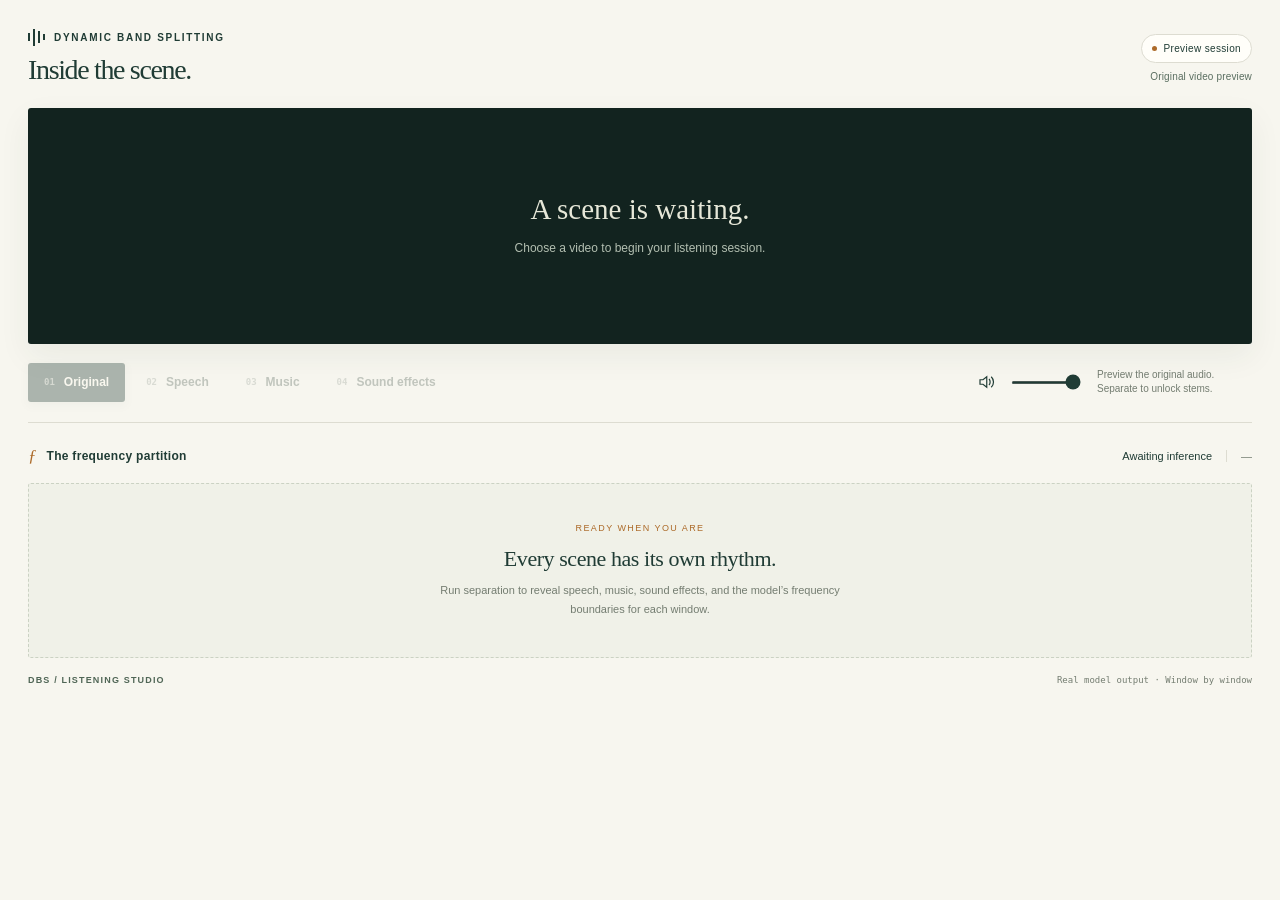
<file: demo/studio.html>
<!doctype html>
<html lang="en">
<head>
  <meta charset="utf-8">
  <meta name="viewport" content="width=device-width, initial-scale=1">
  <title>DBS · Listening studio</title>
  <style>
    :root{color-scheme:light;--paper:#f7f6ef;--panel:#fffef9;--ink:#203c35;--muted:#747d71;--line:#dddcd1;--amber:#ac6a29;--blue:#487b91;--green:#398572;--rose:#a37086}
    *{box-sizing:border-box}body{margin:0;background:var(--paper);color:var(--ink);font-family:"Avenir Next","Trebuchet MS",sans-serif;font-size:14px;-webkit-font-smoothing:antialiased}button,input{font:inherit}button{cursor:pointer}button:disabled{cursor:not-allowed}button:focus-visible,input:focus-visible,video:focus-visible,svg:focus-visible{outline:3px solid var(--amber);outline-offset:4px}button{touch-action:manipulation}button,input{accent-color:var(--ink)}
    .studio{max-width:1440px;margin:auto;padding:28px 28px 24px}.masthead{display:flex;justify-content:space-between;align-items:flex-end;gap:24px;margin-bottom:24px}.eyebrow{display:flex;gap:9px;align-items:center;font-size:10px;font-weight:700;letter-spacing:.17em;text-transform:uppercase}.mark{display:inline-flex;height:18px;align-items:center;gap:3px}.mark i{width:2px;display:block;background:var(--ink)}.mark i:nth-child(1){height:8px}.mark i:nth-child(2){height:17px}.mark i:nth-child(3){height:12px}.mark i:nth-child(4){height:6px}h1{font-family:Georgia,"Times New Roman",serif;font-weight:400;font-size:28px;letter-spacing:-.048em;line-height:1.05;margin:9px 0 0}.header-meta{text-align:right;font-size:10px;letter-spacing:.06em;color:var(--muted);line-height:1.7;max-width:40%}.status-pill{display:inline-flex;align-items:center;gap:6px;border:1px solid var(--line);border-radius:30px;padding:5px 10px;margin-bottom:6px;color:var(--ink);letter-spacing:.035em;background:var(--panel)}.model-label{color:#5a6e60;font-size:10px;line-height:1.5;letter-spacing:.015em;overflow-wrap:anywhere}.status-dot{width:5px;height:5px;border-radius:50%;background:var(--amber)}.status-dot.ready{background:var(--green)}
    .screen{position:relative;border-radius:3px;overflow:hidden;background:#12231f;min-height:180px;box-shadow:0 12px 32px #233d3510}.screen video{display:block;width:100%;max-height:490px;aspect-ratio:16/9;object-fit:contain;background:#12231f}.screen video[hidden]{display:none}.screen-overlay{position:absolute;top:18px;left:18px;right:18px;display:flex;justify-content:space-between;gap:16px;pointer-events:none;z-index:1}.film-name{padding:7px 11px;background:#10251daa;color:#fffefa;backdrop-filter:blur(12px);font-size:10px;letter-spacing:.035em;overflow:hidden;text-overflow:ellipsis;white-space:nowrap;max-width:70%;border:1px solid #ffffff20}.stem-badge{padding:7px 12px;background:#eee9d9;color:#183a2c;font-size:10px;font-weight:700;letter-spacing:.13em;text-transform:uppercase;white-space:nowrap}.no-video{padding:85px 25px;text-align:center;color:#e6e7d8}.no-video strong{font-family:Georgia,serif;font-size:29px;font-weight:400}.no-video p{font-size:12px;color:#b3bfb1;margin:12px auto 0;max-width:310px;line-height:1.7}
    .listening-bar{display:flex;align-items:center;justify-content:space-between;gap:20px;padding:19px 0 20px;border-bottom:1px solid var(--line)}.source-selector{display:flex;gap:5px;flex-wrap:wrap}.source-btn{display:flex;align-items:center;gap:9px;min-height:39px;padding:9px 15px;border:1px solid transparent;background:transparent;color:#5e6d63;border-radius:3px;font-size:12px;font-weight:600;transition:background .18s,color .18s,box-shadow .18s}.source-btn:hover:not(:disabled){background:#e9eadd}.source-btn[aria-pressed="true"]{background:var(--ink);color:#fffcf1;box-shadow:0 3px 9px #203c3518}.source-btn:disabled{opacity:.35}.source-btn .index{font-family:"SFMono-Regular",Consolas,monospace;font-size:9px;opacity:.55}.audio-controls{display:flex;gap:9px;align-items:center;flex-shrink:0}.mute-button{display:flex;align-items:center;justify-content:center;width:28px;height:28px;padding:4px;background:transparent;border:none;color:var(--ink)}.mute-button svg{width:18px;height:18px}.audio-controls input{width:70px;height:3px;cursor:pointer}.source-hint{font-size:10px;color:var(--muted);max-width:155px;line-height:1.4;margin:0 0 0 5px}.playback-status{font-size:11px;color:var(--amber);line-height:1.6;min-height:0}.playback-status:not(:empty){margin-top:10px}
    .partition-section{padding-top:23px}.section-top{display:flex;justify-content:space-between;align-items:center;gap:20px;margin-bottom:17px}.section-title{display:flex;align-items:center;gap:10px}.section-number{font-family:Georgia,serif;color:var(--amber);font-size:17px;font-style:italic}.section-title h2{font-size:12px;margin:0;letter-spacing:.025em;font-weight:600}.window-summary{display:flex;gap:14px;align-items:center;font-size:11px;color:var(--muted);font-variant-numeric:tabular-nums}.window-summary strong{font-weight:500;color:var(--ink)}.window-summary .divider{height:12px;border-left:1px solid var(--line)}
    .timeline{display:flex;gap:4px;height:22px;position:relative;margin-bottom:21px;isolation:isolate}.window-tile{display:block;position:relative;min-width:1px;flex:1;padding:0;border:0;border-radius:2px;background:#e1e5da;transition:background .14s}.window-tile:hover{background:#b3c0ad}.window-tile[aria-current="true"]{background:var(--ink)}.window-tile.completed{background:#a4b4a0}.playhead{position:absolute;top:-4px;bottom:-4px;left:0;width:2px;background:var(--amber);pointer-events:none;box-shadow:0 0 0 2px var(--paper);z-index:2;transform:translateX(-1px)}.playhead:before{content:"";position:absolute;width:6px;height:6px;background:var(--amber);border-radius:50%;top:-3px;left:-2px}.timeline-note{font-size:10px;color:var(--muted)}
    .chart-card{border:1px solid var(--line);background:var(--panel);border-radius:3px;overflow:hidden}.chart-heading{padding:18px 19px 0;display:flex;align-items:center;justify-content:space-between;gap:15px}.chart-heading h3{font-size:11px;font-weight:600;margin:0}.chart-legend{display:flex;gap:13px;flex-wrap:wrap;font-size:9px;color:#74786c}.legend-item{display:inline-flex;gap:5px;align-items:center}.legend-line{display:inline-block;width:16px;height:1px;background:#7a8c7f;opacity:.45}.legend-line.rep{height:2px;background:var(--blue);opacity:1}.legend-line.coarse{height:2px;background:var(--ink);opacity:1}.chart-wrap{padding:5px 10px 0}.chart-wrap svg{display:block;width:100%;height:auto;overflow:visible}.chart-foot{display:flex;align-items:center;justify-content:space-between;gap:18px;padding:0 19px 15px}.region-legend{display:flex;gap:5px;flex-wrap:wrap}.region-btn{border:1px solid transparent;color:var(--muted);background:transparent;padding:4px 7px;display:inline-flex;align-items:center;gap:5px;border-radius:2px;font-size:9px}.region-btn:hover,.region-btn[aria-pressed="true"]{background:#efeee5;border-color:#d9dbd0;color:var(--ink)}.region-dot{width:5px;height:5px;border-radius:50%}.chart-caption{font-size:9px;line-height:1.5;color:var(--muted);max-width:390px;margin:0;text-align:right}.waiting{padding:37px 24px 39px;min-height:164px;border:1px dashed #cbd2c3;border-radius:3px;text-align:center;display:grid;place-content:center;background:#f0f1e8}.waiting strong{font-family:Georgia,serif;font-size:22px;font-weight:400;letter-spacing:-.02em}.waiting p{font-size:11px;line-height:1.7;color:var(--muted);margin:9px auto 0;max-width:425px}.waiting .waiting-label{font-size:9px;letter-spacing:.16em;text-transform:uppercase;margin:0 0 10px;color:var(--amber)}
    .studio-footer{display:flex;justify-content:space-between;align-items:center;gap:20px;padding-top:15px;color:var(--muted);font-size:9px;line-height:1.6}.studio-footer .footer-brand{font-weight:600;letter-spacing:.13em;text-transform:uppercase;color:#506656}.studio-footer .footer-spec{font-family:"SFMono-Regular",Consolas,monospace;text-align:right}.sr-only{position:absolute;width:1px;height:1px;padding:0;margin:-1px;overflow:hidden;clip:rect(0,0,0,0);white-space:nowrap;border:0}[hidden]{display:none!important}
    .screen.audio-screen{background:var(--panel);border:1px solid var(--line);box-shadow:0 10px 28px #233d3508;overflow:visible}.audio-screen .screen-overlay{position:static;padding:19px 20px 0;align-items:center}.audio-screen .film-name{padding:0;background:transparent;color:var(--ink);border:0;backdrop-filter:none;font-size:12px;font-weight:600}.audio-screen .stem-badge{border-radius:2px;font-size:9px;letter-spacing:.07em}.audio-surface{padding:17px 20px 13px}.spectrogram-heading{display:flex;align-items:center;justify-content:space-between;gap:12px;margin-bottom:14px}.spectrogram-heading h2{margin:0;font-size:10px;letter-spacing:.1em;font-weight:600;text-transform:uppercase;color:var(--muted)}.spectrogram-readout{font-family:"SFMono-Regular",Consolas,monospace;font-size:10px;font-variant-numeric:tabular-nums;color:var(--ink);white-space:nowrap}.spectrogram-layout{display:grid;grid-template-columns:42px minmax(0,1fr);grid-template-rows:clamp(200px,27vw,300px) 26px;column-gap:9px}.frequency-ticks{position:relative;grid-column:1;grid-row:1;color:var(--muted);font-size:9px;font-variant-numeric:tabular-nums}.frequency-ticks span{position:absolute;right:0;transform:translateY(-50%);white-space:nowrap}.spectrogram-plot{position:relative;grid-column:2;grid-row:1;min-width:0;border-radius:3px;background:#e9ede1;overflow:hidden;cursor:crosshair;isolation:isolate;touch-action:pan-y}.spectrogram-plot:focus-visible{outline:3px solid var(--amber);outline-offset:4px}.spectrogram-plot img{width:100%;height:100%;display:block;object-fit:fill}.spectrogram-grid{position:absolute;inset:0;pointer-events:none;background:linear-gradient(to right,#f8f7dc17 1px,transparent 1px),linear-gradient(to bottom,#f8f7dc20 1px,transparent 1px);background-size:25% 100%,100% 25%;border:1px solid #f8f7dc20}.spectrogram-cursor{position:absolute;top:0;bottom:0;left:0;width:1.5px;background:#ffefb0;box-shadow:0 0 0 1px #203c3538;pointer-events:none;z-index:2}.spectrogram-cursor:before{content:"";position:absolute;top:0;left:-3px;width:7px;height:7px;background:#ffefb0;clip-path:polygon(0 0,100% 0,50% 100%)}.spectrogram-empty{position:absolute;inset:0;display:grid;place-content:center;text-align:center;padding:24px;color:#5e7464;font-size:12px;line-height:1.7}.time-ticks{position:relative;grid-column:2;grid-row:2;color:var(--muted);font-size:9px;font-variant-numeric:tabular-nums}.time-ticks span{position:absolute;top:8px;transform:translateX(-50%);white-space:nowrap}.spectrogram-foot{display:flex;justify-content:space-between;gap:16px;align-items:center;margin:7px 0 14px;padding-left:51px}.spectrogram-help{margin:0;max-width:300px;font-size:9px;line-height:1.5;color:var(--muted)}.spectrogram-scale{display:flex;align-items:center;gap:5px;font-size:8px;white-space:nowrap;color:var(--muted)}.spectrogram-scale i{display:block;width:62px;height:5px;background:linear-gradient(90deg,#0c1f1d 0%,#123931 20%,#1e654c 45%,#589461 70%,#b8b468 88%,#f7d382 100%);border-radius:2px}.audio-player{display:block;width:100%;height:42px;border-radius:8px;background:#f1f3e9}.audio-player:focus-visible{outline:3px solid var(--amber);outline-offset:3px}
    @media(max-width:760px){.studio{padding:22px 16px 18px}.masthead{margin-bottom:19px;gap:12px}.header-meta{max-width:36%}.header-detail{display:none}.screen-overlay{top:12px;left:12px;right:12px}.listening-bar{gap:12px;flex-wrap:wrap;padding:13px 0 15px}.source-btn{padding:9px 11px}.audio-controls{margin-left:auto}.source-hint{display:none}.chart-heading{align-items:flex-start;gap:10px;padding:15px 12px 0;flex-direction:column}.chart-legend{font-size:8px}.chart-foot{padding:0 12px 13px;align-items:flex-start;flex-direction:column;gap:8px}.chart-caption{text-align:left;max-width:none}.section-top{gap:8px}.window-summary{gap:8px;font-size:10px}.timeline{gap:2px}.chart-wrap{padding:5px 3px 0}.studio-footer{align-items:flex-start}.stem-badge{font-size:8px;padding:7px 9px}.audio-surface{padding:14px 12px 12px}.audio-screen .screen-overlay{padding:15px 12px 0}.spectrogram-foot{padding-left:43px;gap:10px}.spectrogram-layout{grid-template-columns:34px minmax(0,1fr)}.spectrogram-help{font-size:8px}.spectrogram-scale i{width:40px}}
    @media(max-width:440px){.studio{padding:17px 10px}.masthead{align-items:flex-start}h1{font-size:26px}.eyebrow{font-size:8px;letter-spacing:.12em}.header-meta{font-size:8px}.status-pill{padding:4px 7px}.source-selector{gap:1px}.source-btn{font-size:10px;padding:8px 9px;gap:5px}.source-btn .index{font-size:8px}.section-title h2{font-size:10px}.window-summary{font-size:9px}.section-number{font-size:15px}.audio-controls input{width:62px}.film-name{font-size:8px;max-width:65%}.timeline{height:18px}}
    @media(prefers-reduced-motion:reduce){*{transition:none!important;scroll-behavior:auto!important}}
    html[lang="zh"] body{font-family:"Avenir Next","PingFang SC","Microsoft YaHei",sans-serif}html[lang="zh"] h1,html[lang="zh"] .waiting strong,html[lang="zh"] .no-video strong{font-family:"Songti SC","Noto Serif CJK SC",serif;letter-spacing:.015em}html[lang="zh"] .eyebrow,html[lang="zh"] .stem-badge,html[lang="zh"] .waiting-label,html[lang="zh"] .footer-brand{letter-spacing:.065em}
  </style>
</head>
<body>
<main class="studio">
  <header class="masthead">
    <div><div class="eyebrow"><span class="mark" aria-hidden="true"><i></i><i></i><i></i><i></i></span><span data-i18n="brand">Dynamic Band Splitting</span></div><h1 data-i18n="headline">Inside the scene.</h1></div>
    <div class="header-meta"><div class="status-pill"><span id="status-dot" class="status-dot" aria-hidden="true"></span><span id="ready-label">Preview session</span></div><div id="model-label" class="model-label">Original video preview</div></div>
  </header>
  <section data-i18n-aria="videoSection" aria-label="Video and separated audio">
    <div id="screen" class="screen">
      <div id="screen-overlay" class="screen-overlay"><span id="film-name" class="film-name"></span><span id="stem-badge" class="stem-badge">Original mix</span></div>
      <video id="video" controls playsinline preload="metadata" data-i18n-aria="videoPlayer" aria-label="Video player. Use the source buttons below to listen to separated stems."></video>
      <div id="audio-surface" class="audio-surface" hidden>
        <div class="spectrogram-heading"><h2 data-i18n="spectrogramTitle">Sound, in full spectrum</h2><span id="spectrogram-readout" class="spectrogram-readout">00:00 / 00:00</span></div>
        <div class="spectrogram-layout">
          <div id="frequency-ticks" class="frequency-ticks" aria-hidden="true"></div>
          <div id="spectrogram-plot" class="spectrogram-plot" role="slider" tabindex="0" aria-valuemin="0" aria-valuemax="0" aria-valuenow="0" data-i18n-aria="spectrogramSeek" aria-label="Seek audio on the spectrogram. Use Left and Right arrows to seek, Home and End to jump.">
            <img id="spectrogram-image" alt="" draggable="false" hidden>
            <div id="spectrogram-empty" class="spectrogram-empty" data-i18n="spectrogramLoading">Preparing the spectrogram…</div>
            <div id="spectrogram-grid" class="spectrogram-grid" aria-hidden="true" hidden></div>
            <div id="spectrogram-cursor" class="spectrogram-cursor" aria-hidden="true"></div>
          </div>
          <div id="time-ticks" class="time-ticks" aria-hidden="true"></div>
        </div>
        <div class="spectrogram-foot"><p class="spectrogram-help" data-i18n="spectrogramHelp">Click the spectrum to seek. Switch stems to see and hear each layer.</p><div class="spectrogram-scale" data-i18n-aria="spectrogramScale" aria-label="Spectrogram level in relative decibels"><span id="spectrogram-db-min">−80</span><i aria-hidden="true"></i><span id="spectrogram-db-max">0 dB (rel.)</span></div></div>
        <audio id="audio-player" class="audio-player" controls preload="metadata" data-i18n-aria="audioPlayer" aria-label="Audio player. Use the source buttons below to listen to separated stems."></audio>
      </div>
      <div id="no-video" class="no-video" hidden><strong data-i18n="noVideoTitle">A scene is waiting.</strong><p data-i18n="noVideoCopy">Choose a video above to begin your listening session.</p></div>
    </div>
    <div class="listening-bar">
      <div id="sources" class="source-selector" role="group" data-i18n-aria="audioSource" aria-label="Audio source">
        <button type="button" class="source-btn" data-source="mix" aria-pressed="true"><span class="index" aria-hidden="true">01</span><span class="source-label">Original</span></button>
        <button type="button" class="source-btn" data-source="speech" aria-pressed="false" disabled><span class="index" aria-hidden="true">02</span><span class="source-label">Speech</span></button>
        <button type="button" class="source-btn" data-source="music" aria-pressed="false" disabled><span class="index" aria-hidden="true">03</span><span class="source-label">Music</span></button>
        <button type="button" class="source-btn" data-source="sfx" aria-pressed="false" disabled><span class="index" aria-hidden="true">04</span><span class="source-label">Sound effects</span></button>
      </div>
      <div class="audio-controls"><button id="mute" type="button" class="mute-button" aria-label="Mute output" aria-pressed="false"><svg viewBox="0 0 24 24" fill="none" stroke="currentColor" stroke-width="1.6" aria-hidden="true"><path d="M4 9h4l5-4v14l-5-4H4z"/><path id="speaker-waves" d="M16 8c2 2 2 6 0 8m3-11c4 4 4 10 0 14"/><path id="speaker-cross" d="m17 9 5 6m0-6-5 6" hidden/></svg></button><label for="volume" class="sr-only" data-i18n="volume">Output volume</label><input id="volume" type="range" min="0" max="1" step="0.05" value="1"><p class="source-hint" id="source-hint">Switch perspectives.<br>Keep the same moment.</p></div>
    </div>
    <div id="playback-status" class="playback-status" role="status" aria-live="polite"></div>
    <audio id="stem-audio" preload="auto" aria-hidden="true"></audio>
  </section>
  <section class="partition-section" aria-labelledby="partition-title">
    <div class="section-top"><div class="section-title"><span class="section-number" aria-hidden="true">ƒ</span><h2 id="partition-title" data-i18n="partitionTitle">The frequency partition</h2></div><div class="window-summary"><strong id="window-time">Awaiting inference</strong><span class="divider" aria-hidden="true"></span><span id="window-number">—</span></div></div>
    <div id="timeline" class="timeline" role="group" data-i18n-aria="timeline" aria-label="Inference windows. Select a window to seek the video." hidden><span class="playhead" id="playhead" aria-hidden="true"></span></div>
    <div id="chart-card" class="chart-card" hidden>
      <div class="chart-heading"><h3 id="chart-title">Current window · learned boundaries</h3><div class="chart-legend" data-i18n-aria="chartLegend" aria-label="Chart legend"><span class="legend-item"><i class="legend-line" aria-hidden="true"></i><span data-i18n="allBoundaries">All boundaries</span></span><span class="legend-item"><i class="legend-line rep" aria-hidden="true"></i><span data-i18n="representativeSubset">Representative subset</span></span><span class="legend-item"><i class="legend-line coarse" aria-hidden="true"></i><span data-i18n="coarseBoundaries">Coarse boundaries</span></span></div></div>
      <div class="chart-wrap"><svg id="chart" viewBox="0 0 1040 215" role="img" tabindex="0" aria-labelledby="chart-svg-title chart-svg-desc"><title id="chart-svg-title">Frequency partition</title><desc id="chart-svg-desc">Frequency boundaries for the current inference window.</desc></svg></div>
      <div class="chart-foot"><div id="region-legend" class="region-legend" role="group" data-i18n-aria="highlightRegion" aria-label="Highlight a frequency region"></div><p id="chart-caption" class="chart-caption">Bold colored lines are a subset of the learned boundaries.<br>Frequency axis: symmetric log scale, including zero.</p></div>
    </div>
    <div id="waiting" class="waiting"><p class="waiting-label" data-i18n="waitingLabel">Ready when you are</p><strong data-i18n="waitingTitle">Every scene has its own rhythm.</strong><p id="waiting-copy">Run separation to reveal speech, music, sound effects, and the model’s frequency boundaries for each window.</p></div>
  </section>
  <footer class="studio-footer"><span class="footer-brand" data-i18n="footerBrand">DBS / Listening studio</span><span id="footer-spec" class="footer-spec">Real model output · Window by window</span></footer>
</main>
<script id="manifest" type="application/json">__DBS_MANIFEST__</script>
<script>
(() => {
  'use strict';
  let manifest;
  try { manifest = JSON.parse(document.getElementById('manifest').textContent); }
  catch (_) { manifest = {ready:false, sources:{}, partitions:[]}; }
  const $ = id => document.getElementById(id);
  let language = new URLSearchParams(window.location.search).get('lang') === 'zh' ? 'zh' : 'en';
  const translations = {
    en: {
      brand:'Dynamic Band Splitting', headline:'Inside the scene.', videoSection:'Video and separated audio',
      videoPlayer:'Video player. Use the source buttons below to listen to separated stems.',
      audioHeadline:'Inside the sound.', audioSection:'Audio and separated stems', audioPlayer:'Audio player. Use the source buttons below to listen to separated stems.',
      yourAudio:'Your audio', originalAudioPreview:'Original audio preview', audioPreview:'Audio preview',
      audioError:'The audio could not be opened. Check that the file is available and uses a browser-compatible audio format.',
      pausedAudioOnly:'The browser paused playback. Press Play in the audio player to resume.',
      audioTimeline:'Inference windows. Select a window to seek the audio.',
      spectrogramTitle:'Sound, in full spectrum', spectrogramHelp:'Click the spectrum to seek. Switch stems to see and hear each layer.',
      spectrogramSeek:'Seek audio on the spectrogram. Use Left and Right arrows to seek, Home and End to jump.',
      spectrogramLoading:'Preparing the spectrogram…', spectrogramUnavailable:'The spectrogram is unavailable. You can still listen using the player below.',
      spectrogramScale:'Spectrogram level in relative decibels', relativeDb:'dB (rel.)', spectrogramDescription:label=>`${label} spectrogram. Time runs from left to right; frequency increases from bottom to top.`,
      spectrogramPosition:(current,total)=>`${current} of ${total} seconds`, spectrogramTime:value=>`${value} s`,
      noVideoTitle:'A scene is waiting.', noVideoCopy:'Choose a video to begin your listening session.',
      audioSource:'Audio source', mix:'Original', mixBadge:'Original mix', speech:'Speech', music:'Music', sfx:'Sound effects',
      mute:'Mute output', unmute:'Unmute output', volume:'Output volume', sourceHint:'Switch perspectives. Keep the same moment.',
      previewHint:'Preview the original audio. Separate to unlock stems.', partitionTitle:'The frequency partition',
      timeline:'Inference windows. Select a window to seek the video.', chartLegend:'Chart legend',
      allBoundaries:'All boundaries', representativeSubset:'Representative subset', coarseBoundaries:'Coarse boundaries',
      highlightRegion:'Highlight a frequency region', caption:'Bold colored lines are a subset of the learned boundaries. Frequency axis: symmetric log scale, including zero.',
      overlapCaption:'Latest-starting window shown. Playback averages overlapping window outputs. Bold lines are a subset of learned boundaries. Symmetric log frequency axis.',
      waitingLabel:'Ready when you are', waitingTitle:'Every scene has its own rhythm.',
      waitingCopy:'Run separation to reveal speech, music, sound effects, and the model’s frequency boundaries for each window.',
      noPartitionCopy:'Separated audio is available. This result does not contain frequency partition data.',
      footerBrand:'DBS / Listening studio', footerDefault:'Real model output · Window by window',
      footerSpec:(window,hop,rate)=>`${window} s window  /  ${hop} s hop  /  ${rate} kHz`,
      yourVideo:'Your video', studioTitle:'DBS Studio', ready:'Separation ready', preview:'Preview session',
      modelOutput:'Model output', originalPreview:'Original video preview', awaiting:'Awaiting inference', noPartition:'No partition data',
      pausedAudio:'Audio playback was paused by the browser. Pause and play the video to resume sound.',
      loadingAudio:label=>`Loading ${label.toLowerCase()} audio…`, stemError:'This stem could not be loaded. Select Original to continue listening.',
      videoError:'The video could not be opened. Check that the file is available and uses a browser-compatible video codec.',
      chartTitle:'Current window · learned boundaries', svgTitle:'Frequency partition', svgDesc:'Frequency boundaries for the current inference window.',
      svgWindow:index=>`Frequency partition, window ${index}`,
      svgWindowDesc:(start,end,total,max)=>`The ${start} to ${end} second inference window contains ${total} supplied frequency-band start positions. Colored lines show the internal boundaries, excluding the black coarse boundaries. Bold colored lines are selected from these same internal boundaries. Frequency increases from zero to ${max} kilohertz on a symmetric logarithmic axis. Use the buttons below to highlight a region.`,
      region:index=>`Region ${index}`, boundaryTitle:(index,hz,representative)=>`Region ${index} · ${hz} Hz${representative?' · representative boundary':''}`,
      frequencyAxis:'Frequency (kHz)', learnedWindow:seconds=>`${seconds} s inference window · learned boundaries`,
      padding:seconds=>` · ${seconds} s valid audio, zero-padded`, windowRange:(start,end)=>`${start}–${end} s`,
      windowCount:(index,total)=>`Window ${index} / ${total}`, windowSeek:(index,start,end)=>`Window ${index}: ${start} to ${end} seconds`,
      highlight:label=>`Highlight ${label}`
    },
    zh: {
      brand:'动态频带划分', headline:'听见场景深处。', videoSection:'视频与分离音轨',
      videoPlayer:'视频播放器。使用下方的音轨按钮试听分离结果。',
      audioHeadline:'听见声音深处。', audioSection:'音频与分离音轨', audioPlayer:'音频播放器。使用下方的音轨按钮试听分离结果。',
      yourAudio:'你的音频', originalAudioPreview:'原始音频预览', audioPreview:'音频预览',
      audioError:'无法打开音频。请确认文件可用，并使用浏览器支持的音频格式。',
      pausedAudioOnly:'浏览器暂停了音频播放。请点击音频播放器中的播放按钮以恢复声音。',
      audioTimeline:'推理窗口。选择窗口可跳转到对应音频位置。',
      spectrogramTitle:'看见声音的频谱', spectrogramHelp:'点击频谱跳转播放位置，切换音轨查看并聆听不同声音。',
      spectrogramSeek:'通过频谱跳转音频位置。使用左右方向键调整，Home 和 End 键跳到开头或结尾。',
      spectrogramLoading:'正在准备频谱…', spectrogramUnavailable:'频谱暂不可用，仍可使用下方播放器试听音频。',
      spectrogramScale:'频谱强度，单位为相对分贝', relativeDb:'dB（相对）', spectrogramDescription:label=>`${label}的频谱。时间从左向右延伸，频率从下向上增加。`,
      spectrogramPosition:(current,total)=>`共 ${total} 秒，当前第 ${current} 秒`, spectrogramTime:value=>`${value} 秒`,
      noVideoTitle:'等待一个场景。', noVideoCopy:'选择视频，开始聆听。',
      audioSource:'音轨选择', mix:'原始音频', mixBadge:'原始混音', speech:'人声', music:'音乐', sfx:'音效',
      mute:'静音', unmute:'取消静音', volume:'输出音量', sourceHint:'切换音轨，留在同一时刻。',
      previewHint:'试听原始音频，完成分离后即可切换音轨。', partitionTitle:'频带划分',
      timeline:'推理窗口。选择窗口可跳转到对应视频位置。', chartLegend:'图例',
      allBoundaries:'全部边界', representativeSubset:'代表性边界', coarseBoundaries:'粗粒度边界',
      highlightRegion:'高亮频率区域', caption:'彩色粗线选自模型学习到的频带边界。频率轴采用包含零点的对称对数刻度。',
      overlapCaption:'显示最近开始的窗口，播放时对重叠窗口的输出取平均。粗线为学习边界的代表性子集，频率轴采用对称对数刻度。',
      waitingLabel:'准备开始', waitingTitle:'每个场景，都有自己的节奏。',
      waitingCopy:'运行分离，即可试听人声、音乐与音效，并查看每个窗口中模型学习到的频带边界。',
      noPartitionCopy:'音轨分离已完成，此结果未包含频带划分数据。',
      footerBrand:'DBS / 聆听工作室', footerDefault:'真实模型输出 · 逐窗呈现',
      footerSpec:(window,hop,rate)=>`${window} 秒窗口  /  ${hop} 秒间隔  /  ${rate} kHz`,
      yourVideo:'你的视频', studioTitle:'DBS 聆听工作室', ready:'分离已完成', preview:'视频预览',
      modelOutput:'模型输出', originalPreview:'原始视频预览', awaiting:'等待推理', noPartition:'暂无频带数据',
      pausedAudio:'浏览器暂停了音频播放。请暂停后重新播放视频，以恢复声音。',
      loadingAudio:label=>`正在加载${label}音轨…`, stemError:'无法加载此音轨，请选择「原始音频」继续试听。',
      videoError:'无法打开视频。请确认文件可用，并使用浏览器支持的视频编码。',
      chartTitle:'当前窗口 · 学习到的边界', svgTitle:'频带划分', svgDesc:'当前推理窗口的频带边界。',
      svgWindow:index=>`第 ${index} 个窗口的频带划分`,
      svgWindowDesc:(start,end,total,max)=>`第 ${start} 至 ${end} 秒的推理窗口包含 ${total} 个频带起始位置。彩色线条表示内部边界，不包括黑色粗粒度边界；彩色粗线选自这些内部边界。频率沿对称对数轴从零增加至 ${max} 千赫兹。可使用下方按钮高亮某个区域。`,
      region:index=>`区域 ${index}`, boundaryTitle:(index,hz,representative)=>`区域 ${index} · ${hz} Hz${representative?' · 代表性边界':''}`,
      frequencyAxis:'频率（kHz）', learnedWindow:seconds=>`${seconds} 秒推理窗口 · 学习到的边界`,
      padding:seconds=>` · 有效音频 ${seconds} 秒，其余补零`, windowRange:(start,end)=>`${start}–${end} 秒`,
      windowCount:(index,total)=>`窗口 ${index} / ${total}`, windowSeek:(index,start,end)=>`窗口 ${index}：第 ${start} 至 ${end} 秒`,
      highlight:label=>`高亮${label}`
    }
  };
  const t = (key,...args) => typeof translations[language][key] === 'function' ? translations[language][key](...args) : translations[language][key];
  const sourceLabel = key => t(key === 'mix' ? 'mixBadge' : key);
  const audioMode = manifest.media_type === 'audio';
  // Audio uses a real, visible audio element as its clock; video keeps the
  // existing video + synchronized stem player so its picture never reloads.
  const videoElement = $('video');
  const video = audioMode ? $('audio-player') : videoElement, audio = $('stem-audio');
  const palette = ['#487b91','#b77938','#398572','#a37086'];
  const fills = ['#eef5f5','#faf2e5','#eef6ef','#f5eef2'];
  const sources = manifest.sources || {};
  const partitions = Array.isArray(manifest.partitions) ? manifest.partitions.filter(p => Number.isFinite(Number(p.start)) && Number.isFinite(Number(p.end)) && Number(p.end) > Number(p.start)).sort((a,b) => a.start-b.start) : [];
  const ready = Boolean(manifest.ready);
  const nyquist = Math.max(1, Number(manifest.sample_rate || 44100) / 2);
  let coarse = Array.isArray(manifest.coarse_boundaries_hz) ? manifest.coarse_boundaries_hz.map(Number).filter(Number.isFinite) : [];
  coarse = [...new Set(coarse.filter(f => f >= 0 && f <= nyquist))].sort((a,b) => a-b);
  const hasRegions = coarse.length === 5;
  let activeSource = 'mix', activeWindow = -1, highlightedRegion = -1;
  let audioReady = false, generation = 0, playPending = false, outputMuted = false;
  let pendingAudioSwitch = null, cancelAudioSwitch = null, spectrumState = 'loading', spectrumGeneration = 0;
  let frameId = 0;
  let lastUiTime = 0, lastChartWidth = 0;
  const prettyTime = seconds => {
    const value = Math.max(0, Number(seconds) || 0);
    const minute = Math.floor(value / 60), second = Math.floor(value % 60);
    return minute ? minute + ':' + String(second).padStart(2,'0') : String(second).padStart(2,'0');
  };
  const number = n => Number(n).toLocaleString('en-US',{maximumFractionDigits:2});
  const secondsLabel = n => Number.isInteger(Number(n)) ? String(Number(n)).padStart(2,'0') : number(n);
  const duration = () => Number.isFinite(video.duration) ? video.duration : Number(manifest.duration) || (partitions.length ? Number(partitions[partitions.length-1].end) : 0);
  let messageKey = '', messageArgs = [];
  const renderMessage = () => { $('playback-status').textContent = messageKey ? t(messageKey, ...messageArgs.map(value => value && value.source ? sourceLabel(value.source) : value)) : ''; };
  const message = (key,...args) => { messageKey=key;messageArgs=args;renderMessage(); };
  const svgEl = (tag, attrs={}, content='') => { const el = document.createElementNS('http://www.w3.org/2000/svg',tag); Object.entries(attrs).forEach(([k,v])=>el.setAttribute(k,String(v))); if(content)el.textContent=content;return el; };
  $('status-dot').classList.toggle('ready', ready);
  const meta = manifest.meta || {};
  const modelNames = {bsrnn: 'BSRNN', tiger: 'TIGER'};
  const identity = String(meta.model_key || meta.model_label || meta.architecture || meta.checkpoint_target || '').toLowerCase();
  const modelLabel = ready ? (modelNames[identity] || (/tiger/.test(identity) ? 'TIGER' : /bsrnn/.test(identity) ? 'BSRNN' : '')) : '';
  const videoUrl = audioMode ? manifest.audio_url || (sources.mix && sources.mix.url) : manifest.video_url || (sources.mix && sources.mix.url);
  if(audioMode){videoElement.hidden=true;$('audio-surface').hidden=false;$('screen').classList.add('audio-screen');}
  if (videoUrl) video.src = videoUrl;
  else if(!audioMode) { video.hidden=true; $('screen-overlay').hidden=true; $('no-video').hidden=false; }

  function updateVolume() {
    audio.volume = video.volume;
    audio.muted = outputMuted;
    video.muted = (!audioMode && activeSource !== 'mix') || outputMuted;
    $('volume').value = String(video.volume);
    $('mute').setAttribute('aria-pressed', String(outputMuted));
    $('mute').setAttribute('aria-label', t(outputMuted ? 'unmute' : 'mute'));
    $('speaker-waves').style.display = outputMuted || video.volume === 0 ? 'none' : '';
    $('speaker-cross').style.display = outputMuted || video.volume === 0 ? '' : 'none';
  }
  $('mute').addEventListener('click',()=>{outputMuted=!outputMuted;updateVolume();});
  $('volume').addEventListener('input',event=>{video.volume=Number(event.target.value);if(video.volume>0)outputMuted=false;updateVolume();});
  video.addEventListener('volumechange',()=>{
    if(audioMode||activeSource==='mix')outputMuted=video.muted;
    else if(!video.muted)video.muted=true;
    audio.volume=video.volume;audio.muted=outputMuted;
    $('volume').value=String(video.volume);
    $('mute').setAttribute('aria-pressed',String(outputMuted));
    $('mute').setAttribute('aria-label',t(outputMuted?'unmute':'mute'));
    $('speaker-waves').style.display=outputMuted||video.volume===0?'none':'';
    $('speaker-cross').style.display=outputMuted||video.volume===0?'':'none';
  });
  function alignAudio() {
    if(audioMode||!audioReady || activeSource==='mix')return;
    const maximum=Number.isFinite(audio.duration)?Math.max(0,audio.duration-.002):video.currentTime;
    try { audio.currentTime=Math.max(0,Math.min(video.currentTime,maximum)); } catch (_) {}
    audio.playbackRate=video.playbackRate;
  }
  async function playAudio() {
    if(audioMode||activeSource==='mix'||!audioReady||video.paused||video.seeking||playPending)return;
    const token=generation;
    alignAudio();playPending=true;
    try { await audio.play(); if(token===generation)message(''); }
    catch(error) { if(token===generation && !video.paused && error.name!=='AbortError')message('pausedAudio'); }
    finally { if(token===generation)playPending=false; }
  }
  const mediaTime = () => pendingAudioSwitch ? pendingAudioSwitch.time : video.currentTime || 0;
  const clockTime = value => {
    const seconds=Math.max(0,Math.floor(Number(value)||0));
    return String(Math.floor(seconds/60)).padStart(2,'0')+':'+String(seconds%60).padStart(2,'0');
  };
  function spectrumMetadata() {
    return manifest.spectrograms && manifest.spectrograms[activeSource] || null;
  }
  function renderSpectrumAxes() {
    if(!audioMode)return;
    const spec=spectrumMetadata()||{};
    const maximum=Number.isFinite(Number(spec.max_hz))?Number(spec.max_hz):nyquist;
    const minimum=Number.isFinite(Number(spec.min_hz))?Number(spec.min_hz):0;
    const total=Math.max(0,Number(spec.duration)||duration());
    const frequencyTicks=$('frequency-ticks'),timeTicks=$('time-ticks');
    frequencyTicks.replaceChildren();timeTicks.replaceChildren();
    for(let i=0;i<=4;i++){
      const frequency=maximum-(maximum-minimum)*i/4,frequencyLabel=document.createElement('span');
      frequencyLabel.textContent=frequency>=1000?number(frequency/1000)+' kHz':number(frequency)+' Hz';
      frequencyLabel.style.top=i*25+'%';
      if(i===0)frequencyLabel.style.transform='none';
      if(i===4)frequencyLabel.style.transform='translateY(-100%)';
      frequencyTicks.append(frequencyLabel);
      const timeLabel=document.createElement('span');timeLabel.textContent=t('spectrogramTime',number(total*i/4));timeLabel.style.left=i*25+'%';
      if(i===0)timeLabel.style.transform='none';
      if(i===4)timeLabel.style.transform='translateX(-100%)';
      timeTicks.append(timeLabel);
    }
    $('spectrogram-db-min').textContent=number(Number.isFinite(Number(spec.db_min))?Number(spec.db_min):-80);
    $('spectrogram-db-max').textContent=number(Number.isFinite(Number(spec.db_max))?Number(spec.db_max):0)+' '+t('relativeDb');
    $('spectrogram-image').alt=t('spectrogramDescription',sourceLabel(activeSource));
    $('spectrogram-empty').textContent=t(spectrumState==='unavailable'?'spectrogramUnavailable':'spectrogramLoading');
  }
  function updateSpectrumCursor() {
    if(!audioMode)return;
    const total=Math.max(0,duration()),current=Math.max(0,Math.min(total,mediaTime()));
    $('spectrogram-cursor').style.left=Math.min(100,current/Math.max(.001,total)*100)+'%';
    $('spectrogram-readout').textContent=clockTime(current)+' / '+clockTime(total);
    const plot=$('spectrogram-plot');
    plot.setAttribute('aria-valuemax',String(total));plot.setAttribute('aria-valuenow',String(Math.round(current*10)/10));
    plot.setAttribute('aria-valuetext',t('spectrogramPosition',number(current),number(total)));
  }
  function showSpectrogram() {
    if(!audioMode)return;
    const spec=spectrumMetadata(),image=$('spectrogram-image'),token=++spectrumGeneration;
    image.hidden=true;$('spectrogram-grid').hidden=true;$('spectrogram-empty').hidden=false;
    spectrumState=spec&&spec.url?'loading':'unavailable';
    image.onload=()=>{
      if(token!==spectrumGeneration)return;
      spectrumState='ready';image.hidden=false;$('spectrogram-grid').hidden=false;$('spectrogram-empty').hidden=true;
    };
    image.onerror=()=>{if(token!==spectrumGeneration)return;spectrumState='unavailable';image.hidden=true;renderSpectrumAxes();};
    if(spec&&spec.url)image.src=spec.url;
    else image.removeAttribute('src');
    renderSpectrumAxes();updateSpectrumCursor();
  }
  function seekMedia(time) {
    const next=Math.max(0,Math.min(duration()||0,Number(time)||0));
    if(pendingAudioSwitch)pendingAudioSwitch.time=next;
    if(video.readyState>0)try{video.currentTime=next;}catch(_){}
    alignAudio();updatePartition();updateSpectrumCursor();
  }
  $('spectrogram-plot').addEventListener('click',event=>{
    if(!audioMode)return;
    const rect=event.currentTarget.getBoundingClientRect();
    seekMedia((event.clientX-rect.left)/Math.max(1,rect.width)*duration());
  });
  $('spectrogram-plot').addEventListener('keydown',event=>{
    if(!audioMode)return;
    const step=event.shiftKey?10:1;let target;
    if(event.key==='ArrowLeft'||event.key==='ArrowDown')target=mediaTime()-step;
    if(event.key==='ArrowRight'||event.key==='ArrowUp')target=mediaTime()+step;
    if(event.key==='Home')target=0;
    if(event.key==='End')target=duration();
    if(target!==undefined){event.preventDefault();seekMedia(target);}
  });
  function loadAudioSource(key,position,resume,rate,token) {
    if(cancelAudioSwitch)cancelAudioSwitch();
    pendingAudioSwitch={time:position,play:resume,rate};
    video.pause();
    message('loadingAudio',{source:key});
    const cleanup=()=>{video.removeEventListener('loadedmetadata',onReady);video.removeEventListener('error',onError);if(cancelAudioSwitch===cleanup)cancelAudioSwitch=null;};
    const onReady=()=>{
      cleanup();if(token!==generation)return;
      const desired=pendingAudioSwitch;pendingAudioSwitch=null;
      if(!desired)return;
      video.playbackRate=desired.rate;
      seekMedia(desired.time);updateVolume();message('');
      if(desired.play)video.play().catch(error=>{if(token===generation&&error.name!=='AbortError')message('pausedAudioOnly');});
    };
    // Preserve the requested position on failure, so returning to Original
    // still resumes at the same moment rather than resetting to the start.
    const onError=()=>{cleanup();if(token!==generation)return;message(key==='mix'?'audioError':'stemError');};
    cancelAudioSwitch=cleanup;
    video.addEventListener('loadedmetadata',onReady);video.addEventListener('error',onError);
    video.src=key==='mix'?videoUrl:sources[key].url;video.load();showSpectrogram();
  }
  function chooseSource(key) {
    if(key===activeSource)return;
    if(key!=='mix'&&(!ready||!sources[key]||!sources[key].url))return;
    const position=mediaTime(),resume=pendingAudioSwitch?pendingAudioSwitch.play:!video.paused&&!video.ended,rate=video.playbackRate;
    generation++;const token=generation;activeSource=key;audioReady=false;playPending=false;audio.pause();message('');
    document.querySelectorAll('.source-btn').forEach(btn=>btn.setAttribute('aria-pressed',String(btn.dataset.source===key)));
    const label=sourceLabel(key);
    $('stem-badge').textContent=label;
    $('stem-badge').style.background=key==='mix'?'#eee9d9':key==='speech'?'#c7dec9':key==='music'?'#eadcbf':'#b56b33';
    $('stem-badge').style.color=key==='sfx'?'#fffaf0':'#183a2c';
    updateVolume();
    if(audioMode){loadAudioSource(key,position,resume,rate,token);return;}
    if(key==='mix'){audio.removeAttribute('src');audio.load();return;}
    message('loadingAudio',{source:key});
    audio.src=sources[key].url;
    const onReady=()=>{cleanup();if(token!==generation)return;audioReady=true;alignAudio();message('');if(!video.paused)playAudio();};
    const onError=()=>{cleanup();if(token===generation)message('stemError');};
    const cleanup=()=>{audio.removeEventListener('loadedmetadata',onReady);audio.removeEventListener('error',onError);};
    audio.addEventListener('loadedmetadata',onReady);audio.addEventListener('error',onError);
    audio.load();
  }
  document.querySelectorAll('.source-btn').forEach(btn=>{
    const key=btn.dataset.source,source=sources[key];
    btn.querySelector('.source-label').textContent=t(key);
    btn.disabled=key==='mix'?!videoUrl:!ready||!source||!source.url;
    btn.addEventListener('click',()=>chooseSource(key));
  });

  function plot(index) {
    const partition=partitions[index];
    if(!partition)return;
    const chart=$('chart');chart.replaceChildren();
    chart.append(svgEl('title',{id:'chart-svg-title'},t('svgWindow',index+1)));
    const regions=Array.isArray(partition.boundaries_hz)?partition.boundaries_hz:[];
    const totalBoundaries=regions.reduce((n,r)=>n+(Array.isArray(r)?r.length:0),0);
    chart.append(svgEl('desc',{id:'chart-svg-desc'},t('svgWindowDesc',secondsLabel(partition.start),secondsLabel(partition.end),totalBoundaries,number(nyquist/1000))));
    // Match the SVG coordinate system to its rendered width so type stays readable.
    const graphWidth = Math.max(320, Math.round(chart.getBoundingClientRect().width || 1040));
    lastChartWidth = graphWidth;
    chart.setAttribute('viewBox', '0 0 ' + graphWidth + ' 215');
    const left=graphWidth<480?28:42,right=graphWidth-(graphWidth<480?28:30),top=29,bottom=152;
    const x=f=>left+Math.log1p(Math.max(0,Math.min(nyquist,Number(f)))/100)/Math.log1p(nyquist/100)*(right-left);
    const body=svgEl('g');chart.append(body);
    if(hasRegions)for(let region=0;region<4;region++){
      const faded=highlightedRegion>=0&&highlightedRegion!==region;
      body.append(svgEl('rect',{x:x(coarse[region]),y:top,width:Math.max(0,x(coarse[region+1])-x(coarse[region])),height:bottom-top,fill:fills[region],opacity:faded?.35:1}));
      body.append(svgEl('text',{x:(x(coarse[region])+x(coarse[region+1]))/2,y:20,fill:palette[region],opacity:faded?.35:1,'text-anchor':'middle','font-family':'Avenir Next, Trebuchet MS, sans-serif','font-size':10,'font-weight':600},'R'+(region+1)));
    }
    const tickCandidates=[0,250,500,1000,2000,4000,8000,16000].filter(f=>f<nyquist);
    const tickValues=[];
    const tickLabelWidth=f=>number(f/1000).length*6.3;
    const separated=(a,b)=>x(b)-x(a)>=(tickLabelWidth(a)+tickLabelWidth(b))/2+16;
    tickCandidates.forEach(f=>{if(!tickValues.length||separated(tickValues[tickValues.length-1],f))tickValues.push(f);});
    while(tickValues.length>1&&!separated(tickValues[tickValues.length-1],nyquist))tickValues.pop();
    tickValues.push(nyquist);
    tickValues.forEach(f=>{
      body.append(svgEl('line',{x1:x(f),y1:top+8,x2:x(f),y2:bottom,stroke:'#405f48','stroke-opacity':.07,'stroke-width':1}));
      body.append(svgEl('line',{x1:x(f),y1:bottom,x2:x(f),y2:bottom+5,stroke:'#607260','stroke-width':.7}));
      body.append(svgEl('text',{x:x(f),y:bottom+21,fill:'#5d6d60','text-anchor':'middle','font-family':'Avenir Next, Trebuchet MS, sans-serif','font-size':11},number(f/1000)));
    });
    regions.slice(0,4).forEach((values,region)=>{
      if(!Array.isArray(values))return;
      const boundaries=[...new Set(values.map(Number).filter(f=>Number.isFinite(f)&&f>=0&&f<=nyquist&&!coarse.some(c=>Math.abs(c-f)<.0001)))].sort((a,b)=>a-b);
      const faded=highlightedRegion>=0&&highlightedRegion!==region;
      const group=svgEl('g',{'data-region':region,opacity:faded?.2:1});body.append(group);
      // The representative marks are actual model boundaries, sampled by index.
      const representatives=new Set();
      if(boundaries.length)for(let j=0;j<Math.min(4,boundaries.length);j++)representatives.add(Math.round((j+.5)*boundaries.length/Math.min(4,boundaries.length)-.5));
      boundaries.forEach((f,i)=>{
        const representative=representatives.has(i);
        const line=svgEl('line',{x1:x(f),y1:top+(representative?12:21),x2:x(f),y2:bottom-9,stroke:palette[region],'stroke-width':representative?2:.6,'stroke-opacity':representative?.95:.26});
        line.append(svgEl('title',{},t('boundaryTitle',region+1,number(f),representative)));group.append(line);
      });
    });
    coarse.forEach((f,i)=>body.append(svgEl('line',{x1:x(f),y1:top+6,x2:x(f),y2:bottom,stroke:'#253d31','stroke-width':i===0||i===coarse.length-1?.75:1.7,'stroke-opacity':.9})));
    body.append(svgEl('line',{x1:left,y1:bottom,x2:right,y2:bottom,stroke:'#536550','stroke-width':.8}));
    body.append(svgEl('text',{x:(left+right)/2,y:bottom+43,fill:'#697465','text-anchor':'middle','font-family':'Avenir Next, Trebuchet MS, sans-serif','font-size':11},t('frequencyAxis')));
    const modelWindow=Number(manifest.window_seconds)||Number(partition.nominal_end)-Number(partition.start)||Number(partition.end)-Number(partition.start);
    $('chart-title').textContent=t('learnedWindow',number(modelWindow))+(Number(partition.padding_samples)>0?t('padding',number(Number(partition.end)-Number(partition.start))):'');
    document.querySelectorAll('.region-btn').forEach(btn=>btn.setAttribute('aria-pressed',String(Number(btn.dataset.region)===highlightedRegion)));
  }
  function findWindow(time) {
    // With overlapping windows, display the most recently started window.
    let low=0,high=partitions.length-1,answer=0;
    while(low<=high){const mid=(low+high)>>1;if(Number(partitions[mid].start)<=time+.0001){answer=mid;low=mid+1;}else high=mid-1;}
    return answer;
  }
  function updatePartition() {
    updateSpectrumCursor();
    if(!ready||!partitions.length)return;
    const current=Math.max(0,mediaTime()),index=findWindow(current),partition=partitions[index];
    const percentage=Math.min(100,Math.max(0,current/Math.max(.001,duration())*100));
    $('playhead').style.left=percentage+'%';
    if(index===activeWindow)return;
    activeWindow=index;
    $('window-time').textContent=t('windowRange',secondsLabel(partition.start),secondsLabel(partition.end));
    $('window-number').textContent=t('windowCount',index+1,partitions.length);
    document.querySelectorAll('.window-tile').forEach((button,i)=>{button.setAttribute('aria-current',String(i===index));button.classList.toggle('completed',i<index);});
    plot(index);
  }
  if(ready&&partitions.length){
    $('waiting').hidden=true;$('timeline').hidden=false;$('chart-card').hidden=false;
    partitions.forEach((partition,i)=>{
      const button=document.createElement('button');button.type='button';button.className='window-tile';
      const label=t('windowSeek',i+1,number(partition.start),number(partition.end));
      button.setAttribute('aria-label',label);button.title=label;button.setAttribute('aria-current','false');
      const next=i+1<partitions.length?Number(partitions[i+1].start):Number(manifest.duration)||Number(partition.end);
      button.style.flexGrow=String(Math.max(.001,next-Number(partition.start)));
      button.addEventListener('click',()=>seekMedia(Number(partition.start)));
      button.addEventListener('keydown',event=>{let target;if(event.key==='ArrowRight')target=Math.min(partitions.length-1,i+1);if(event.key==='ArrowLeft')target=Math.max(0,i-1);if(event.key==='Home')target=0;if(event.key==='End')target=partitions.length-1;if(target!==undefined){event.preventDefault();$('timeline').querySelectorAll('button')[target].focus();}});
      $('timeline').append(button);
    });
    for(let region=0;region<4;region++){
      const button=document.createElement('button');button.type='button';button.className='region-btn';button.dataset.region=region;button.setAttribute('aria-pressed','false');
      const label=hasRegions?'R'+(region+1)+' · '+number(coarse[region]/1000)+'–'+number(coarse[region+1]/1000)+' kHz':t('region',region+1);
      button.setAttribute('aria-label',t('highlight',label));const dot=document.createElement('i');dot.className='region-dot';dot.style.background=palette[region];dot.setAttribute('aria-hidden','true');button.append(dot,document.createTextNode(label));
      button.addEventListener('click',()=>{highlightedRegion=highlightedRegion===region?-1:region;plot(activeWindow);});$('region-legend').append(button);
    }
    
    updatePartition();
  }

  function applyLanguage(nextLanguage) {
    language = nextLanguage === 'zh' ? 'zh' : 'en';
    document.documentElement.lang = language;
    document.querySelectorAll('[data-i18n]').forEach(el=>{el.textContent=t(el.dataset.i18n);});
    document.querySelectorAll('[data-i18n-aria]').forEach(el=>{el.setAttribute('aria-label',t(el.dataset.i18nAria));});
    if(audioMode){
      document.querySelector('[data-i18n="headline"]').textContent=t('audioHeadline');
      document.querySelector('[data-i18n-aria="videoSection"]').setAttribute('aria-label',t('audioSection'));
      $('timeline').setAttribute('aria-label',t('audioTimeline'));
      renderSpectrumAxes();updateSpectrumCursor();
    }
    const title=manifest.title || t(audioMode?'yourAudio':'yourVideo');
    $('film-name').textContent=title;
    document.title=title+' · '+t('studioTitle');
    $('ready-label').textContent=t(ready?'ready':audioMode?'audioPreview':'preview');
    $('model-label').textContent=modelLabel || t(ready?'modelOutput':audioMode?'originalAudioPreview':'originalPreview');
    $('source-hint').textContent=t(ready?'sourceHint':'previewHint');
    $('stem-badge').textContent=sourceLabel(activeSource);
    document.querySelectorAll('.source-btn').forEach(btn=>{btn.querySelector('.source-label').textContent=t(btn.dataset.source);});
    // Only change labels here: language switches must not touch media state.
    $('mute').setAttribute('aria-label',t(outputMuted?'unmute':'mute'));
    $('waiting-copy').textContent=t(ready?'noPartitionCopy':'waitingCopy');
    $('chart-caption').textContent=t(Number(manifest.hop_seconds)<Number(manifest.window_seconds)?'overlapCaption':'caption');
    $('footer-spec').textContent=manifest.window_seconds&&manifest.hop_seconds
      ?t('footerSpec',number(manifest.window_seconds),number(manifest.hop_seconds),number((manifest.sample_rate||44100)/1000))
      :t('footerDefault');
    document.querySelectorAll('.window-tile').forEach((button,i)=>{
      const partition=partitions[i],label=t('windowSeek',i+1,number(partition.start),number(partition.end));
      button.setAttribute('aria-label',label);button.title=label;
    });
    document.querySelectorAll('.region-btn').forEach(button=>{
      const region=Number(button.dataset.region);
      const label=hasRegions?'R'+(region+1)+' · '+number(coarse[region]/1000)+'–'+number(coarse[region+1]/1000)+' kHz':t('region',region+1);
      button.setAttribute('aria-label',t('highlight',label));
      button.lastChild.nodeValue=label;
    });
    if(ready&&activeWindow>=0&&partitions[activeWindow]){
      const partition=partitions[activeWindow];
      $('window-time').textContent=t('windowRange',secondsLabel(partition.start),secondsLabel(partition.end));
      $('window-number').textContent=t('windowCount',activeWindow+1,partitions.length);
      plot(activeWindow);
    }else{
      $('window-time').textContent=t(ready?'noPartition':'awaiting');
      $('chart-title').textContent=t('chartTitle');
      $('chart-svg-title').textContent=t('svgTitle');
      $('chart-svg-desc').textContent=t('svgDesc');
    }
    renderMessage();
    reportHeight();
  }
  window.addEventListener('message',event=>{
    if(event.source!==window.parent||event.origin!==window.location.origin)return;
    if(event.data&&event.data.type==='dbs-language'&&['en','zh'].includes(event.data.language))applyLanguage(event.data.language);
  });

  function animate(now) {
    if(now-lastUiTime>90){updatePartition();lastUiTime=now;}
    if(activeSource!=='mix'&&audioReady&&!video.paused&&!video.seeking&&!audio.paused&&Math.abs(audio.currentTime-video.currentTime)>.2)alignAudio();
    if(!video.paused)frameId=requestAnimationFrame(animate);
  }
  video.addEventListener('play',()=>{playAudio();cancelAnimationFrame(frameId);frameId=requestAnimationFrame(animate);});
  video.addEventListener('pause',()=>{audio.pause();cancelAnimationFrame(frameId);updatePartition();});
  video.addEventListener('waiting',()=>audio.pause());
  video.addEventListener('playing',()=>playAudio());
  video.addEventListener('seeking',()=>{audio.pause();alignAudio();updatePartition();});
  video.addEventListener('seeked',()=>{alignAudio();if(!video.paused)playAudio();updatePartition();});
  video.addEventListener('timeupdate',updatePartition);
  video.addEventListener('ratechange',()=>{audio.playbackRate=video.playbackRate;});
  video.addEventListener('ended',()=>{audio.pause();cancelAnimationFrame(frameId);updatePartition();});
  video.addEventListener('loadedmetadata',()=>{updatePartition();if(audioMode)renderSpectrumAxes();});
  video.addEventListener('error',()=>message(audioMode?(activeSource==='mix'?'audioError':'stemError'):'videoError'));
  audio.addEventListener('error',()=>{if(activeSource!=='mix')message('stemError');});
  document.addEventListener('visibilitychange',()=>{if(!document.hidden){alignAudio();updatePartition();}});
  window.addEventListener('pagehide',()=>{video.pause();audio.pause();});
  updateVolume();
  // Size the parent iframe to this content, never to the iframe viewport itself.
  const studio = document.querySelector('.studio');
  let lastReportedHeight = 0, resizeFrame = 0;
  function reportHeight() {
    resizeFrame = 0;
    if (ready && partitions.length && activeWindow >= 0) {
      const width = Math.max(320, Math.round($('chart').getBoundingClientRect().width || 1040));
      if (width !== lastChartWidth) plot(activeWindow);
    }
    const height = Math.ceil(studio.getBoundingClientRect().height);
    if (window.parent !== window && height !== lastReportedHeight) {
      lastReportedHeight = height;
      window.parent.postMessage({type:'dbs-studio-height',height}, window.location.origin);
    }
  }
  if ('ResizeObserver' in window) new ResizeObserver(() => {
    if (!resizeFrame) resizeFrame = requestAnimationFrame(reportHeight);
  }).observe(studio);
  window.addEventListener('load', reportHeight);
  window.addEventListener('resize', reportHeight);
  showSpectrogram();
  applyLanguage(language);
  if(window.parent!==window)window.parent.postMessage({type:'dbs-language-ready'},window.location.origin);
})();
</script>
</body>
</html>
</file>
